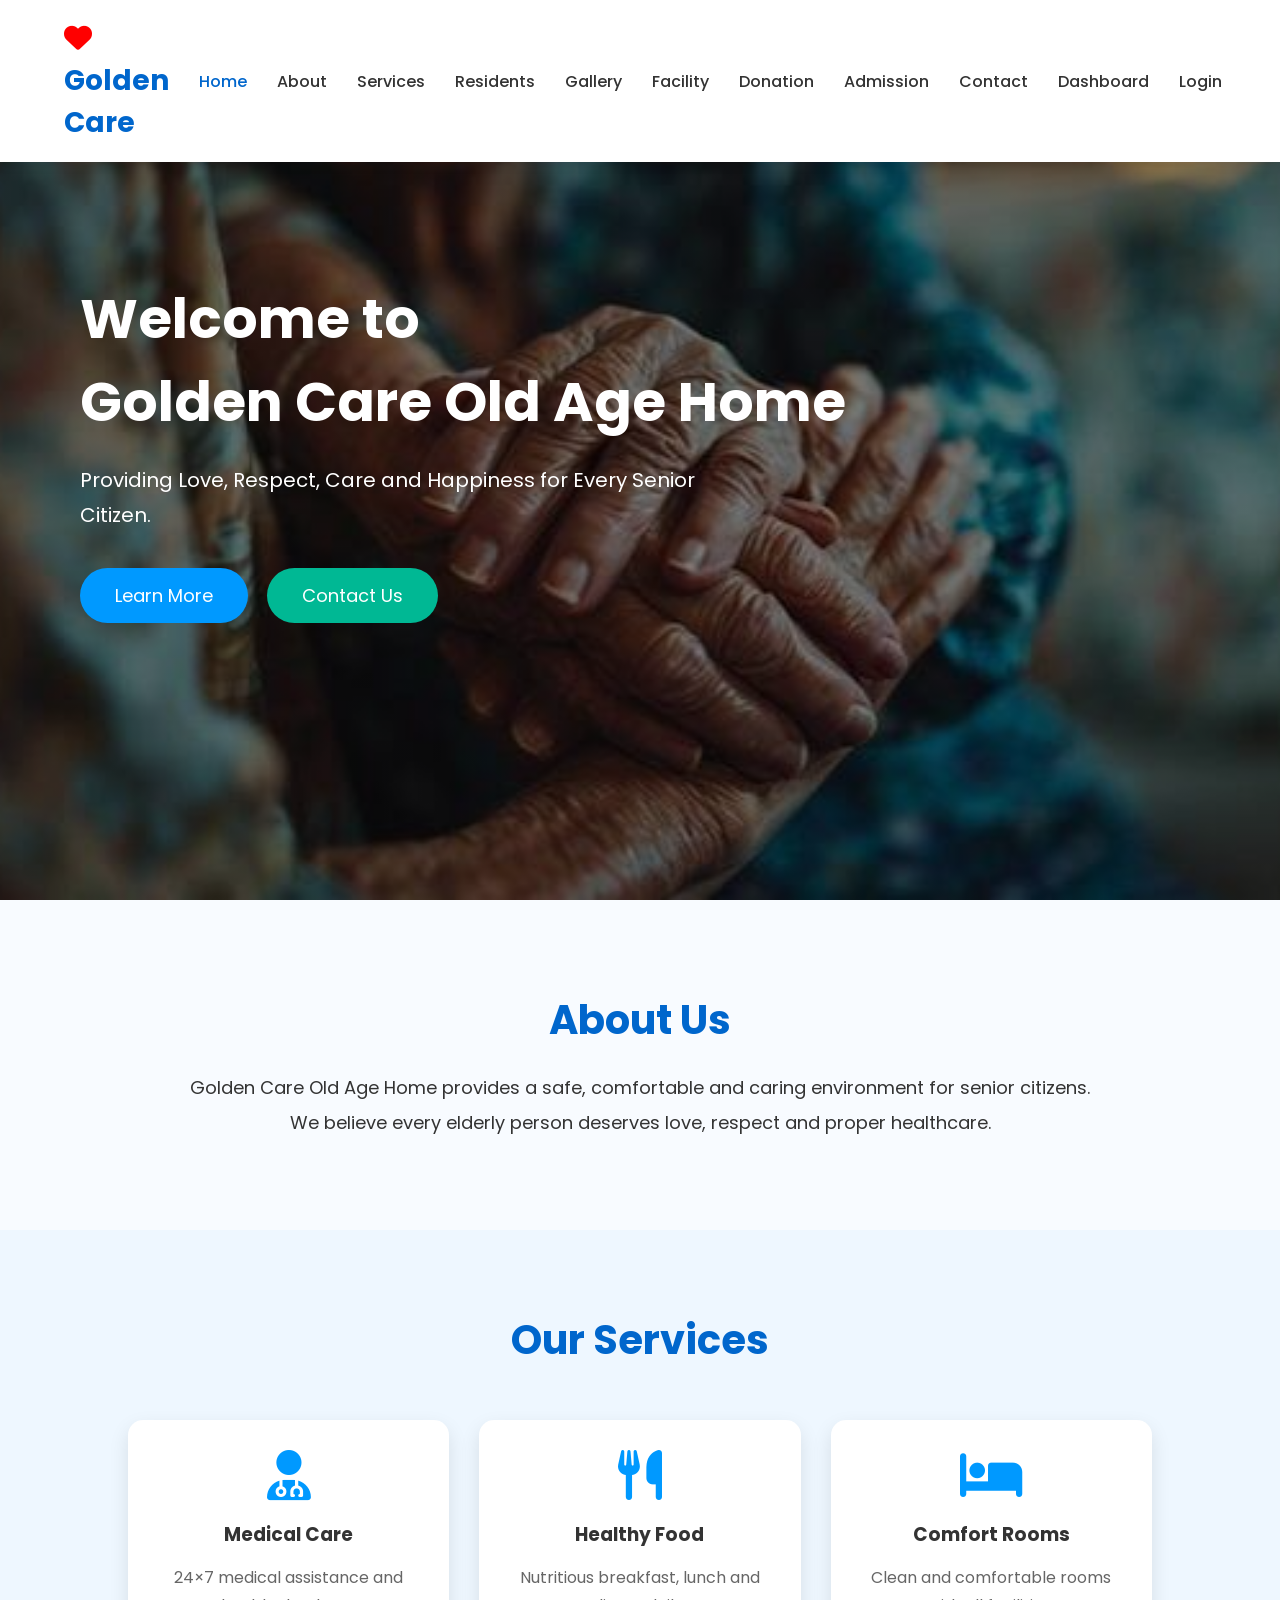
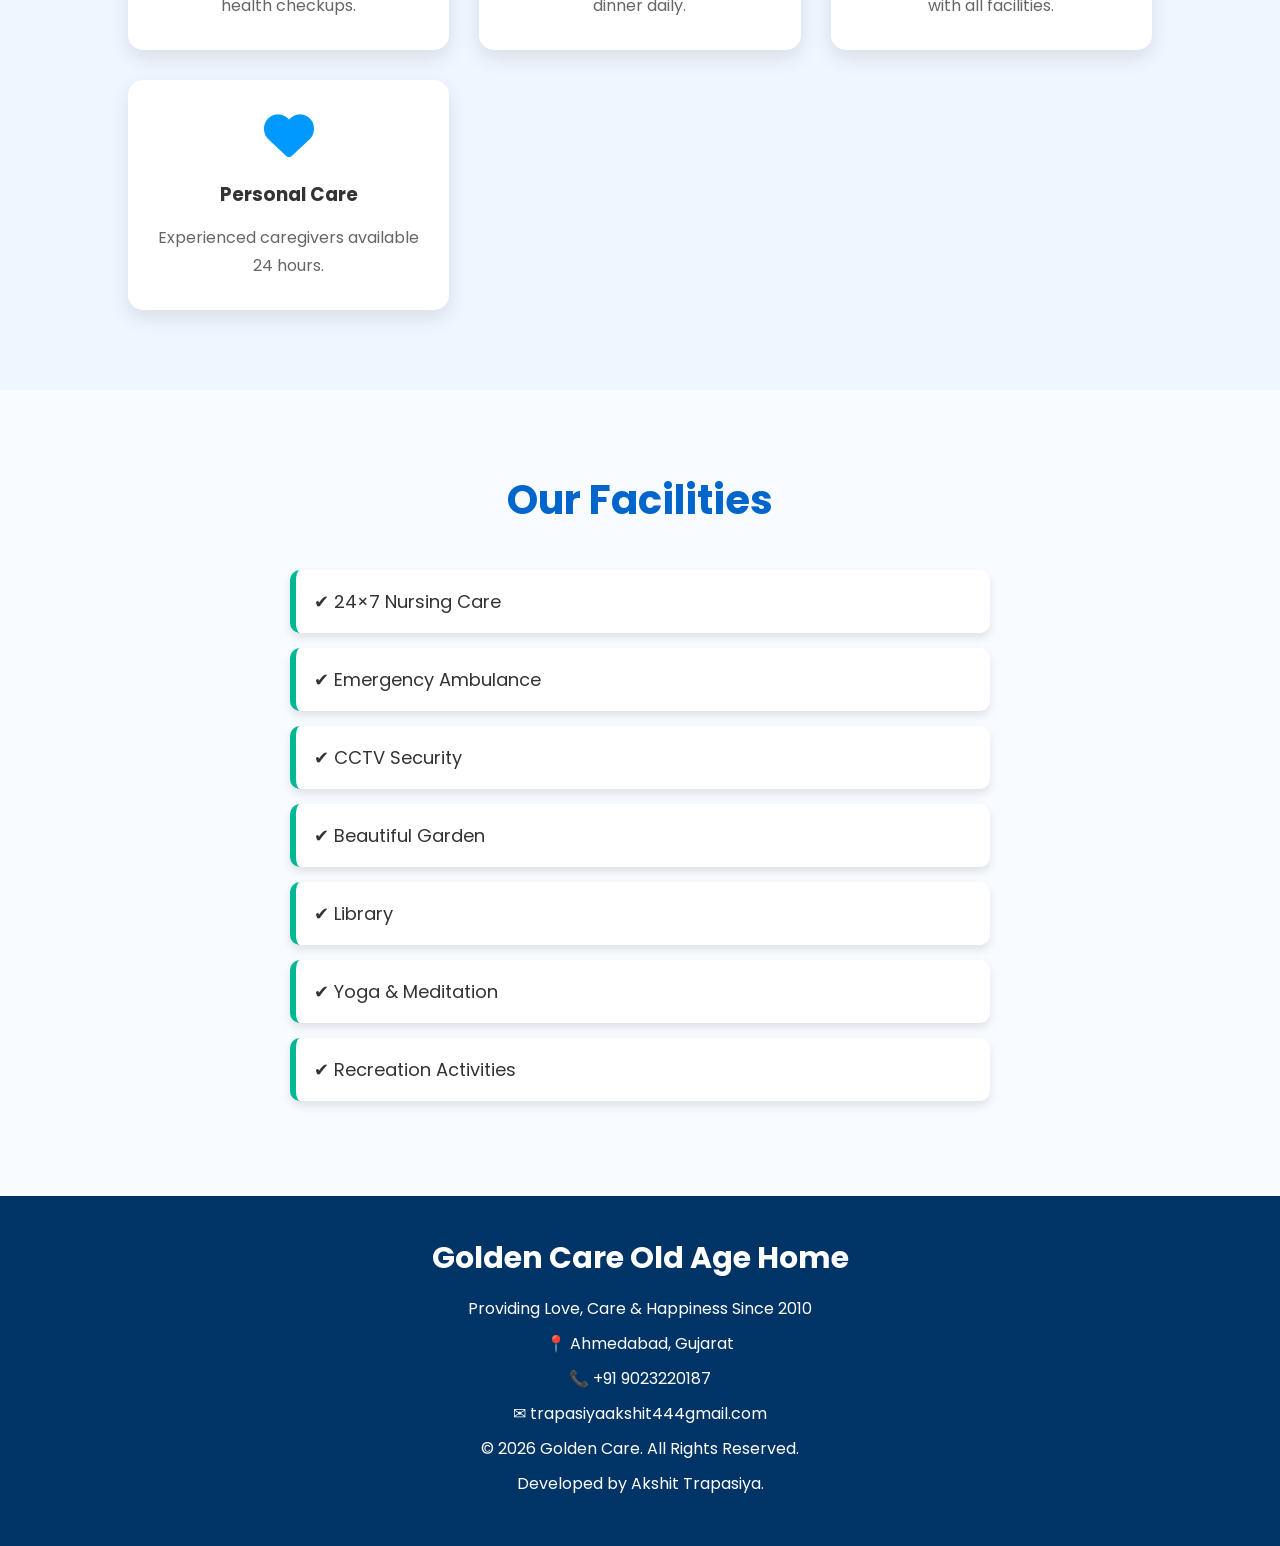
<file: index.html>
<!DOCTYPE html>
<html lang="en">
<head>
    <meta charset="UTF-8">
    <meta name="viewport" content="width=device-width, initial-scale=1.0">
    <title>Old Age Home Management System</title>

    <link rel="stylesheet" href="style.css">

    <!-- Font Awesome -->
    <link rel="stylesheet"
    href="https://cdnjs.cloudflare.com/ajax/libs/font-awesome/6.5.2/css/all.min.css">
</head>
<body>

<!-- ================= NAVBAR ================= -->

<header>
    <nav class="navbar">
        <div class="logo">
            <i class="fa-solid fa-heart"></i>
            <span>Golden Care</span>
        </div>

        <ul class="nav-links">
            <li><a href="index.html"class="active">Home</a></li>
            <li><a href="about.html">About</a></li>
            <li><a href="services.html">Services</a></li>
            <li><a href="residents.html">Residents</a></li>
            <li><a href="gallery.html">Gallery</a></li>
            <li><a href="facility.html">Facility</a></li> 
            <li><a href="donation.html">Donation</a></li>
            <li><a href="admission.html">Admission</a></li>
            <li><a href="contact.html">Contact</a></li>
            <li><a href="dashboard.html">Dashboard</a></li>
            <li><a href="login.html">Login</a></li>
        </ul>
    </nav>
</header>

<!-- ================= HERO ================= -->

<section class="hero">

    <div class="hero-content">

        <h1>
            Welcome to <br>
            Golden Care Old Age Home
        </h1>

        <p>
            Providing Love, Respect, Care and Happiness
            for Every Senior Citizen.
        </p>

        <a href="about.html" class="btn">
            Learn More
        </a>

        <a href="contact.html" class="btn2">
            Contact Us
        </a>

    </div>

</section>

<!-- ================= ABOUT ================= -->

<section class="about">

<h2>About Us</h2>

<p>

Golden Care Old Age Home provides a safe,
comfortable and caring environment for senior
citizens.

We believe every elderly person deserves love,
respect and proper healthcare.

</p>

</section>

<!-- ================= SERVICES ================= -->

<section class="services">

<h2>Our Services</h2>

<div class="service-box">

<div class="card">
<i class="fa-solid fa-user-doctor"></i>
<h3>Medical Care</h3>
<p>24×7 medical assistance and health checkups.</p>
</div>

<div class="card">
<i class="fa-solid fa-utensils"></i>
<h3>Healthy Food</h3>
<p>Nutritious breakfast, lunch and dinner daily.</p>
</div>

<div class="card">
<i class="fa-solid fa-bed"></i>
<h3>Comfort Rooms</h3>
<p>Clean and comfortable rooms with all facilities.</p>
</div>

<div class="card">
<i class="fa-solid fa-heart"></i>
<h3>Personal Care</h3>
<p>Experienced caregivers available 24 hours.</p>
</div>

</div>

</section>

<!-- ================= FACILITIES ================= -->

<section class="facility">

<h2>Our Facilities</h2>

<ul>

<li>✔ 24×7 Nursing Care</li>
<li>✔ Emergency Ambulance</li>
<li>✔ CCTV Security</li>
<li>✔ Beautiful Garden</li>
<li>✔ Library</li>
<li>✔ Yoga & Meditation</li>
<li>✔ Recreation Activities</li>

</ul>

</section>

<!-- ================= FOOTER ================= -->

<footer>

<h3>Golden Care Old Age Home</h3>

<p>
Providing Love, Care & Happiness Since 2010
</p>

<p>

📍 Ahmedabad, Gujarat

</p>

<p>

📞 +91 9023220187

</p>

<p>

<p>✉ trapasiyaakshit444gmail.com</p>

</p>

<p>

© 2026 Golden Care. All Rights Reserved.

</p>

<P> Developed by Akshit Trapasiya.</P>    

</footer>

<button id="topBtn" class="top-btn">
    <i class="fa-solid fa-arrow-up"></i>
</button>

<script src="script.js"></script>

</body>
</html>
</file>
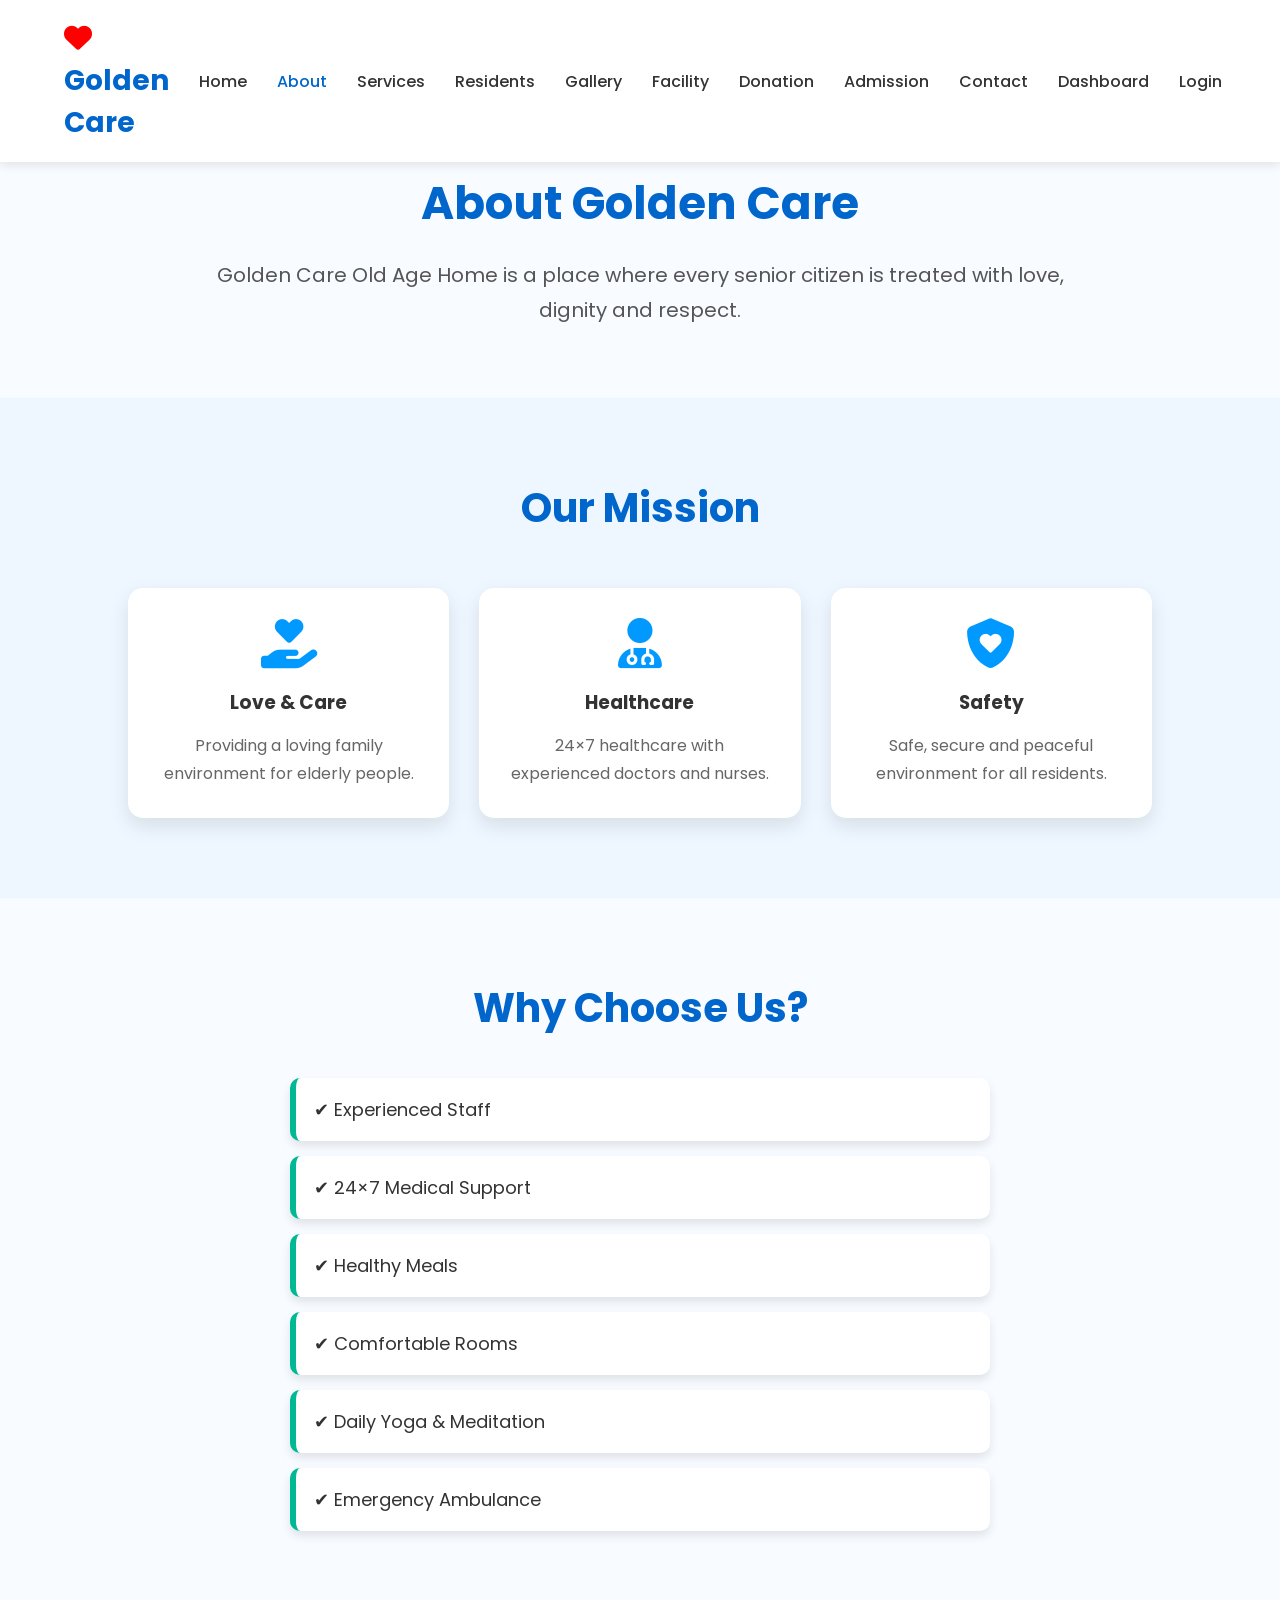
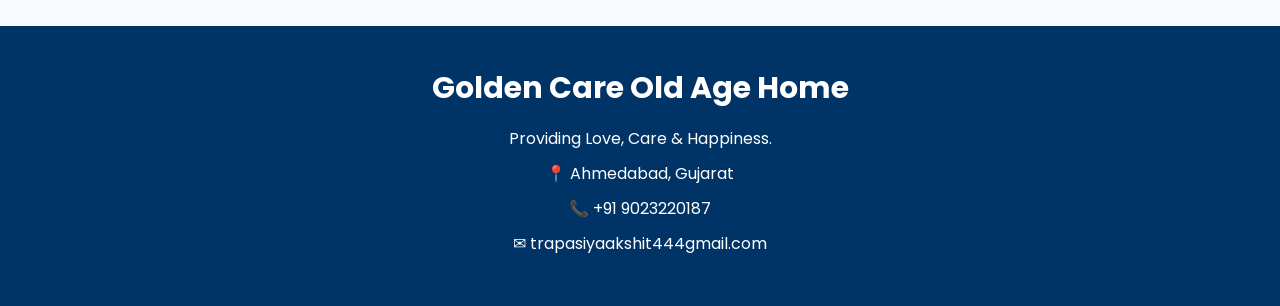
<file: about.html>
<!DOCTYPE html>
<html lang="en">
<head>
    <meta charset="UTF-8">
    <meta name="viewport" content="width=device-width, initial-scale=1.0">
    <title>About Us - Golden Care</title>

    <link rel="stylesheet" href="style.css">

    <link rel="stylesheet"
    href="https://cdnjs.cloudflare.com/ajax/libs/font-awesome/6.5.2/css/all.min.css">
</head>

<body>

<header>
    <nav class="navbar">
        <div class="logo">
            <i class="fa-solid fa-heart"></i>
            <span>Golden Care</span>
        </div>

        <ul class="nav-links">
            <li><a href="index.html">Home</a></li>
            <li><a href="about.html" class="active">About</a></li>
            <li><a href="services.html">Services</a></li>
            <li><a href="residents.html">Residents</a></li>
            <li><a href="gallery.html">Gallery</a></li>
            <li><a href="facility.html">Facility</a></li>
            <li><a href="donation.html">Donation</a></li>
            <li><a href="admission.html">Admission</a></li>
            <li><a href="contact.html">Contact</a></li>
            <li><a href="dashboard.html">Dashboard</a></li>
            <li><a href="login.html">Login</a></li>
        </ul>
    </nav>
</header>

<section class="about-page">

    <h1>About Golden Care</h1>

    <p>
        Golden Care Old Age Home is a place where every senior citizen
        is treated with love, dignity and respect.
    </p>

</section>

<section class="services">

<h2>Our Mission</h2>

<div class="service-box">

<div class="card">
<i class="fa-solid fa-hand-holding-heart"></i>

<h3>Love & Care</h3>

<p>
Providing a loving family environment for elderly people.
</p>

</div>

<div class="card">

<i class="fa-solid fa-user-doctor"></i>

<h3>Healthcare</h3>

<p>
24×7 healthcare with experienced doctors and nurses.
</p>

</div>

<div class="card">

<i class="fa-solid fa-shield-heart"></i>

<h3>Safety</h3>

<p>
Safe, secure and peaceful environment for all residents.
</p>

</div>

</div>

</section>

<section class="facility">

<h2>Why Choose Us?</h2>

<ul>

<li>✔ Experienced Staff</li>

<li>✔ 24×7 Medical Support</li>

<li>✔ Healthy Meals</li>

<li>✔ Comfortable Rooms</li>

<li>✔ Daily Yoga & Meditation</li>

<li>✔ Emergency Ambulance</li>

</ul>

</section>

<footer>

<h3>Golden Care Old Age Home</h3>

<p>Providing Love, Care & Happiness.</p>

<p>📍 Ahmedabad, Gujarat</p>

<p>📞 +91 9023220187</p>

<p>✉ trapasiyaakshit444gmail.com</p>

</footer>

<button id="topBtn" class="top-btn">
    <i class="fa-solid fa-arrow-up"></i>
</button>

<script src="script.js"></script>

</body>
</html>
</file>
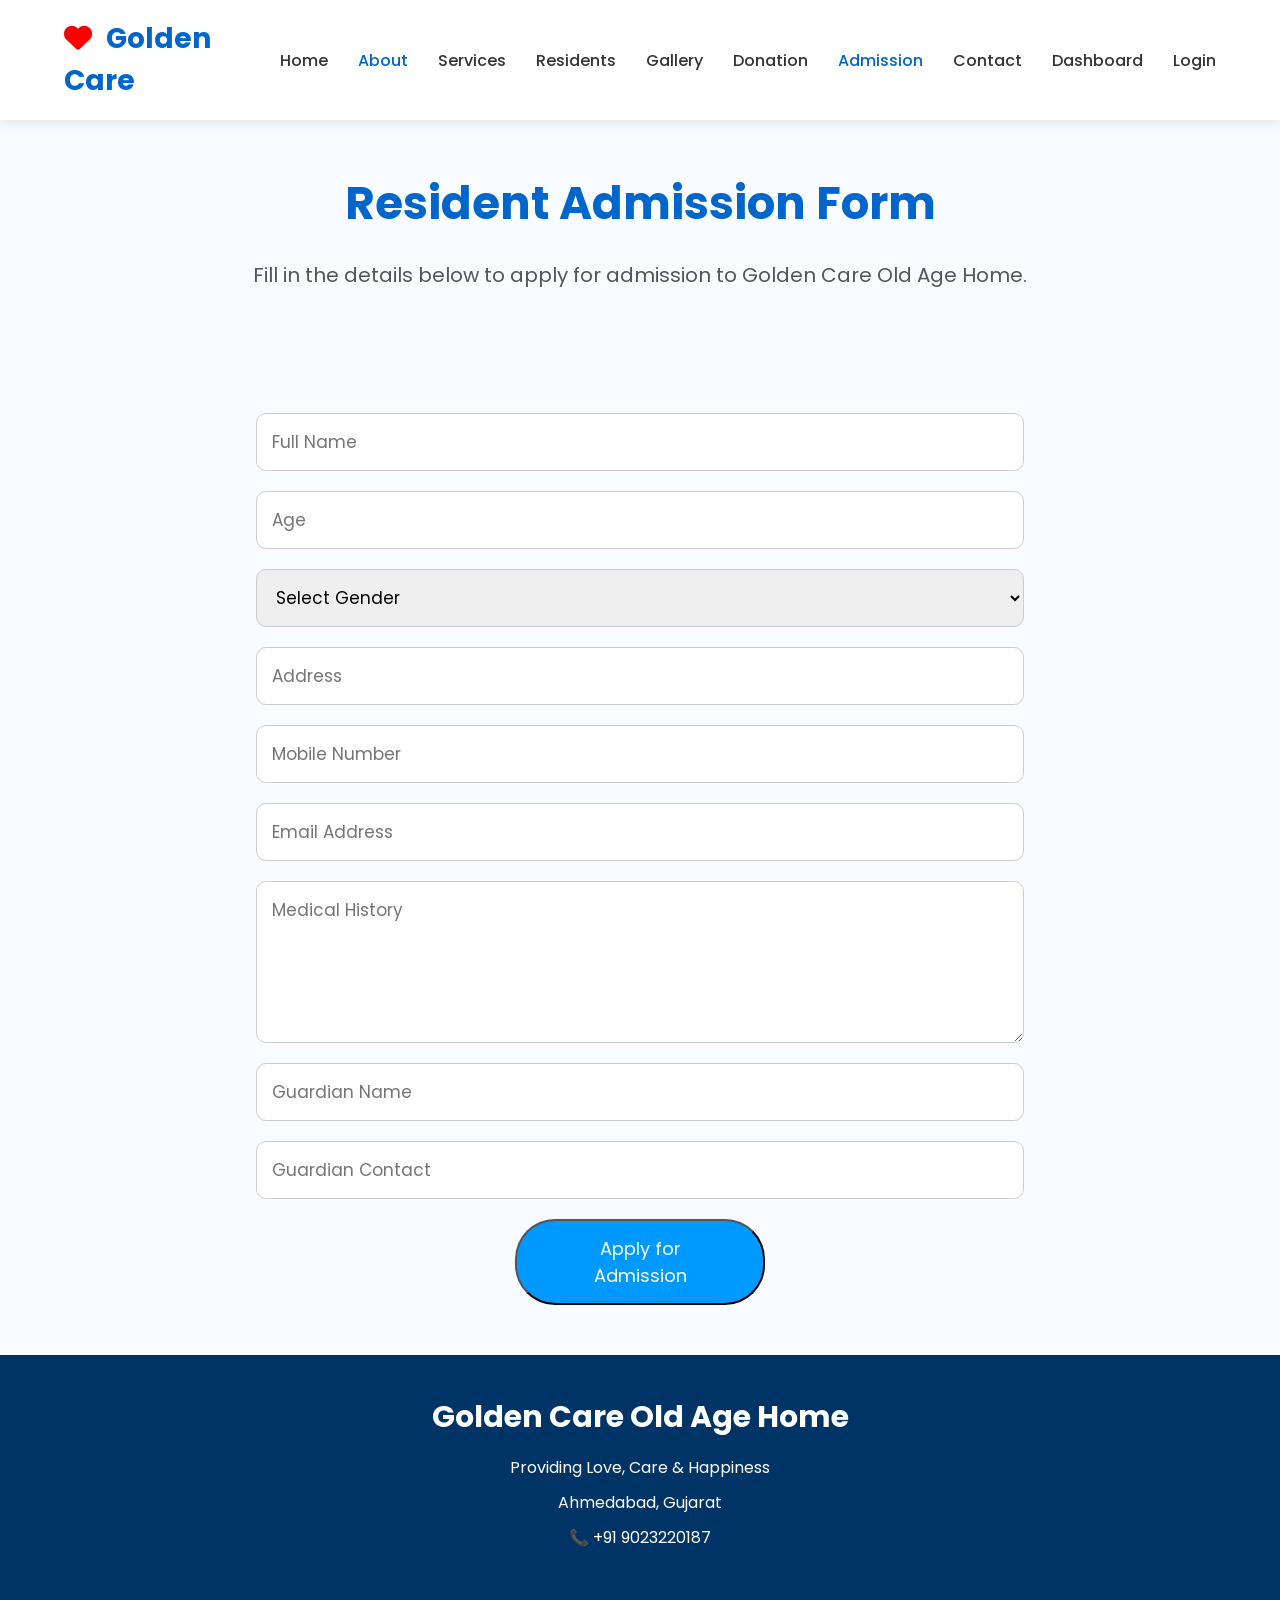
<file: admission.html>
<!DOCTYPE html>
<html lang="en">

<head>

<meta charset="UTF-8">
<meta name="viewport" content="width=device-width, initial-scale=1.0">

<title>Admission - Golden Care</title>

<link rel="stylesheet" href="style.css">

<link rel="stylesheet"
href="https://cdnjs.cloudflare.com/ajax/libs/font-awesome/6.5.2/css/all.min.css">

</head>

<body>

<header>

<nav class="navbar">

<div class="logo">
<i class="fa-solid fa-heart"></i>
<span>Golden Care</span>
</div>

<ul class="nav-links">

            <li><a href="index.html">Home</a></li>
            <li><a href="about.html" class="active">About</a></li>
            <li><a href="services.html">Services</a></li>
            <li><a href="residents.html">Residents</a></li>
            <li><a href="gallery.html">Gallery</a></li>
            
            <li><a href="donation.html">Donation</a></li>
            <li><a href="admission.html"class="active">Admission</a></li>
            <li><a href="contact.html">Contact</a></li>
            <li><a href="dashboard.html">Dashboard</a></li>
            <li><a href="login.html">Login</a></li>

</ul>

</nav>

</header>

<section class="about-page">

<h1>Resident Admission Form</h1>

<p>
Fill in the details below to apply for admission to Golden Care Old Age Home.
</p>

</section>

<section class="admission-form">

<form id="admissionForm">

<input type="text" id="name" placeholder="Full Name" required>

<input type="number" id="age" placeholder="Age" required>

<select required>
<option>Select Gender</option>
<option>Male</option>
<option>Female</option>
</select>

<input type="text" placeholder="Address" required>

<input type="text" id="mobile" placeholder="Mobile Number" required>

<input type="email" id="email" placeholder="Email Address">

<textarea rows="5" placeholder="Medical History"></textarea>

<input type="text" placeholder="Guardian Name">

<input type="text" placeholder="Guardian Contact">

<button class="btn" type="submit">
Apply for Admission
</button>

</form>

</section>

<footer>

<h3>Golden Care Old Age Home</h3>

<p>Providing Love, Care & Happiness</p>

<p>Ahmedabad, Gujarat</p>

<p>📞 +91 9023220187</p>

</footer>

<!-- YEH ADD KARO -->
<button id="topBtn" class="top-btn">
    <i class="fa-solid fa-arrow-up"></i>
</button>

<script src="script.js"></script>

</body>
</html>
</file>
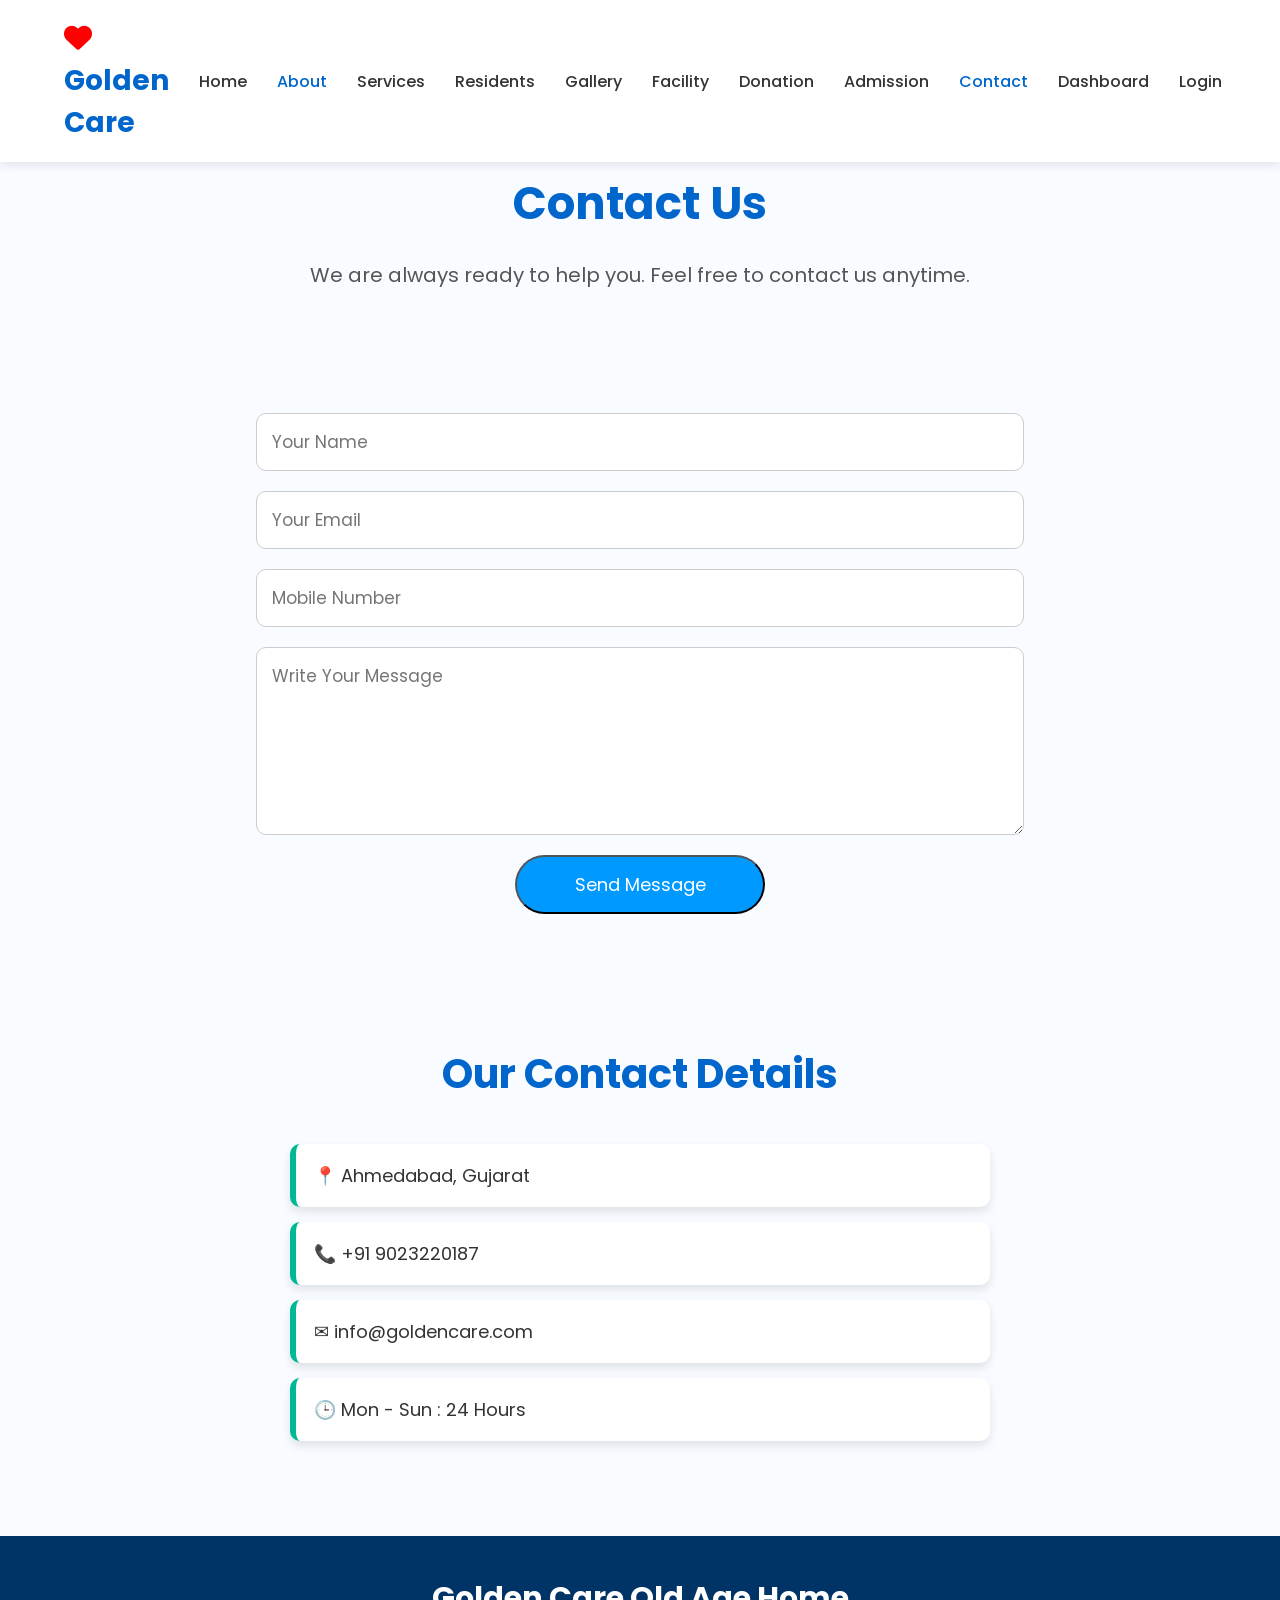
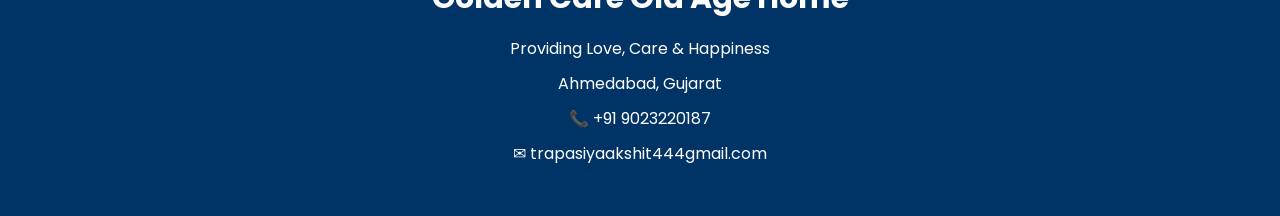
<file: contact.html>
<!DOCTYPE html>
<html lang="en">

<head>

<meta charset="UTF-8">
<meta name="viewport" content="width=device-width, initial-scale=1.0">

<title>Contact Us - Golden Care</title>

<link rel="stylesheet" href="style.css">

<link rel="stylesheet"
href="https://cdnjs.cloudflare.com/ajax/libs/font-awesome/6.5.2/css/all.min.css">

</head>

<body>

<header>

<nav class="navbar">

<div class="logo">
<i class="fa-solid fa-heart"></i>
<span>Golden Care</span>
</div>

<ul class="nav-links">

  <li><a href="index.html">Home</a></li>
            <li><a href="about.html" class="active">About</a></li>
            <li><a href="services.html">Services</a></li>
            <li><a href="residents.html">Residents</a></li>
            <li><a href="gallery.html">Gallery</a></li>
            <li><a href="facility.html">Facility</a></li>
            <li><a href="donation.html">Donation</a></li>
            <li><a href="admission.html">Admission</a></li>
            <li><a href="contact.html"class="active">Contact</a></li>
            <li><a href="dashboard.html">Dashboard</a></li>
            <li><a href="login.html">Login</a></li>
</ul>

</nav>

</header>

<section class="about-page">

<h1>Contact Us</h1>

<p>
We are always ready to help you. Feel free to contact us anytime.
</p>

</section>

<section class="admission-form">

<form id="contactForm">

<input type="text" id="contactName" placeholder="Your Name" required>

<input type="email" id="contactEmail" placeholder="Your Email" required>

<input type="text" id="contactMobile" placeholder="Mobile Number" required>

<textarea id="contactMessage" rows="6" placeholder="Write Your Message"></textarea>

<button class="btn" type="submit">
Send Message
</button>

</form>

</section>

<section class="facility">

<h2>Our Contact Details</h2>

<ul>

<li>📍 Ahmedabad, Gujarat</li>

<li>📞 +91 9023220187</li>

<li>✉ info@goldencare.com</li>

<li>🕒 Mon - Sun : 24 Hours</li>

</ul>

</section>

<footer>

<h3>Golden Care Old Age Home</h3>

<p>Providing Love, Care & Happiness</p>

<p>Ahmedabad, Gujarat</p>

<p>📞 +91 9023220187</p>

<p>✉ trapasiyaakshit444gmail.com</p>



</footer>

<!-- YEH ADD KARO -->
<button id="topBtn" class="top-btn">
    <i class="fa-solid fa-arrow-up"></i>
</button>

<script src="script.js"></script>

</body>
</html>
</file>
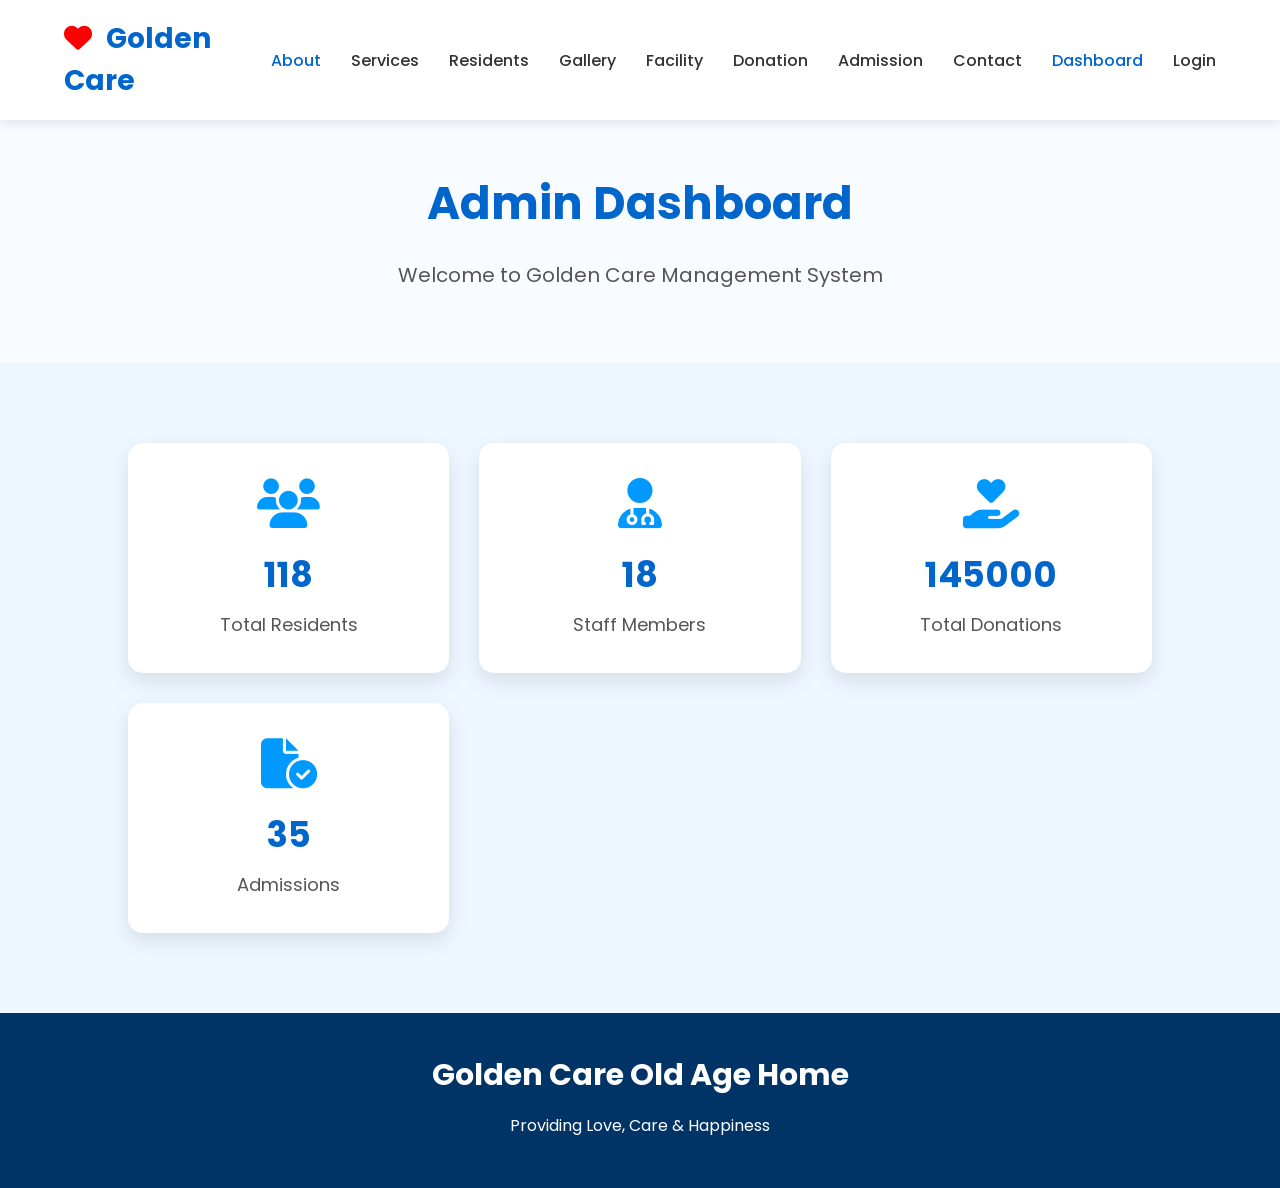
<file: dashboard.html>
<!DOCTYPE html>
<html lang="en">
<head>
<meta charset="UTF-8">
<meta name="viewport" content="width=device-width, initial-scale=1.0">

<title>Admin Dashboard - Golden Care</title>

<link rel="stylesheet" href="style.css">

<link rel="stylesheet"
href="https://cdnjs.cloudflare.com/ajax/libs/font-awesome/6.5.2/css/all.min.css">

</head>

<body>

<header>

<nav class="navbar">

<div class="logo">
<i class="fa-solid fa-heart"></i>
Golden Care
</div>

<ul class="nav-links">

  <li><a href="about.html" class="active">About</a></li>
            <li><a href="services.html">Services</a></li>
            <li><a href="residents.html">Residents</a></li>
            <li><a href="gallery.html">Gallery</a></li>
            <li><a href="facility.html">Facility</a></li>
            <li><a href="donation.html">Donation</a></li>
            <li><a href="admission.html">Admission</a></li>
            <li><a href="contact.html">Contact</a></li>
            <li><a href="dashboard.html"class="active">Dashboard</a></li>
            <li><a href="login.html">Login</a></li>

</ul>

</nav>

</header>

<section class="about-page">

<h1>Admin Dashboard</h1>

<p>Welcome to Golden Care Management System</p>

</section>

<section class="dashboard">

<div class="dashboard-box">

<div class="dashboard-card">
<i class="fa-solid fa-users"></i>
<h2 class="counter" data-target="120">0</h2>
<p>Total Residents</p>
</div>

<div class="dashboard-card">
<i class="fa-solid fa-user-doctor"></i>
<h2 class="counter" data-target="18">0</h2>
<p>Staff Members</p>
</div>

<div class="dashboard-card">
<i class="fa-solid fa-hand-holding-heart"></i>
<h2 class="counter" data-target="250000">0</h2>
<p>Total Donations</p>
</div>

<div class="dashboard-card">
<i class="fa-solid fa-file-circle-check"></i>
<h2 class="counter" data-target="35">0</h2>
<p>Admissions</p>
</div>

</div>

</section>

<footer>

<h3>Golden Care Old Age Home</h3>

<p>Providing Love, Care & Happiness</p>

</footer>

<button id="topBtn" class="top-btn">
<i class="fa-solid fa-arrow-up"></i>
</button>

<script src="script.js"></script>

</body>
</html>
</file>
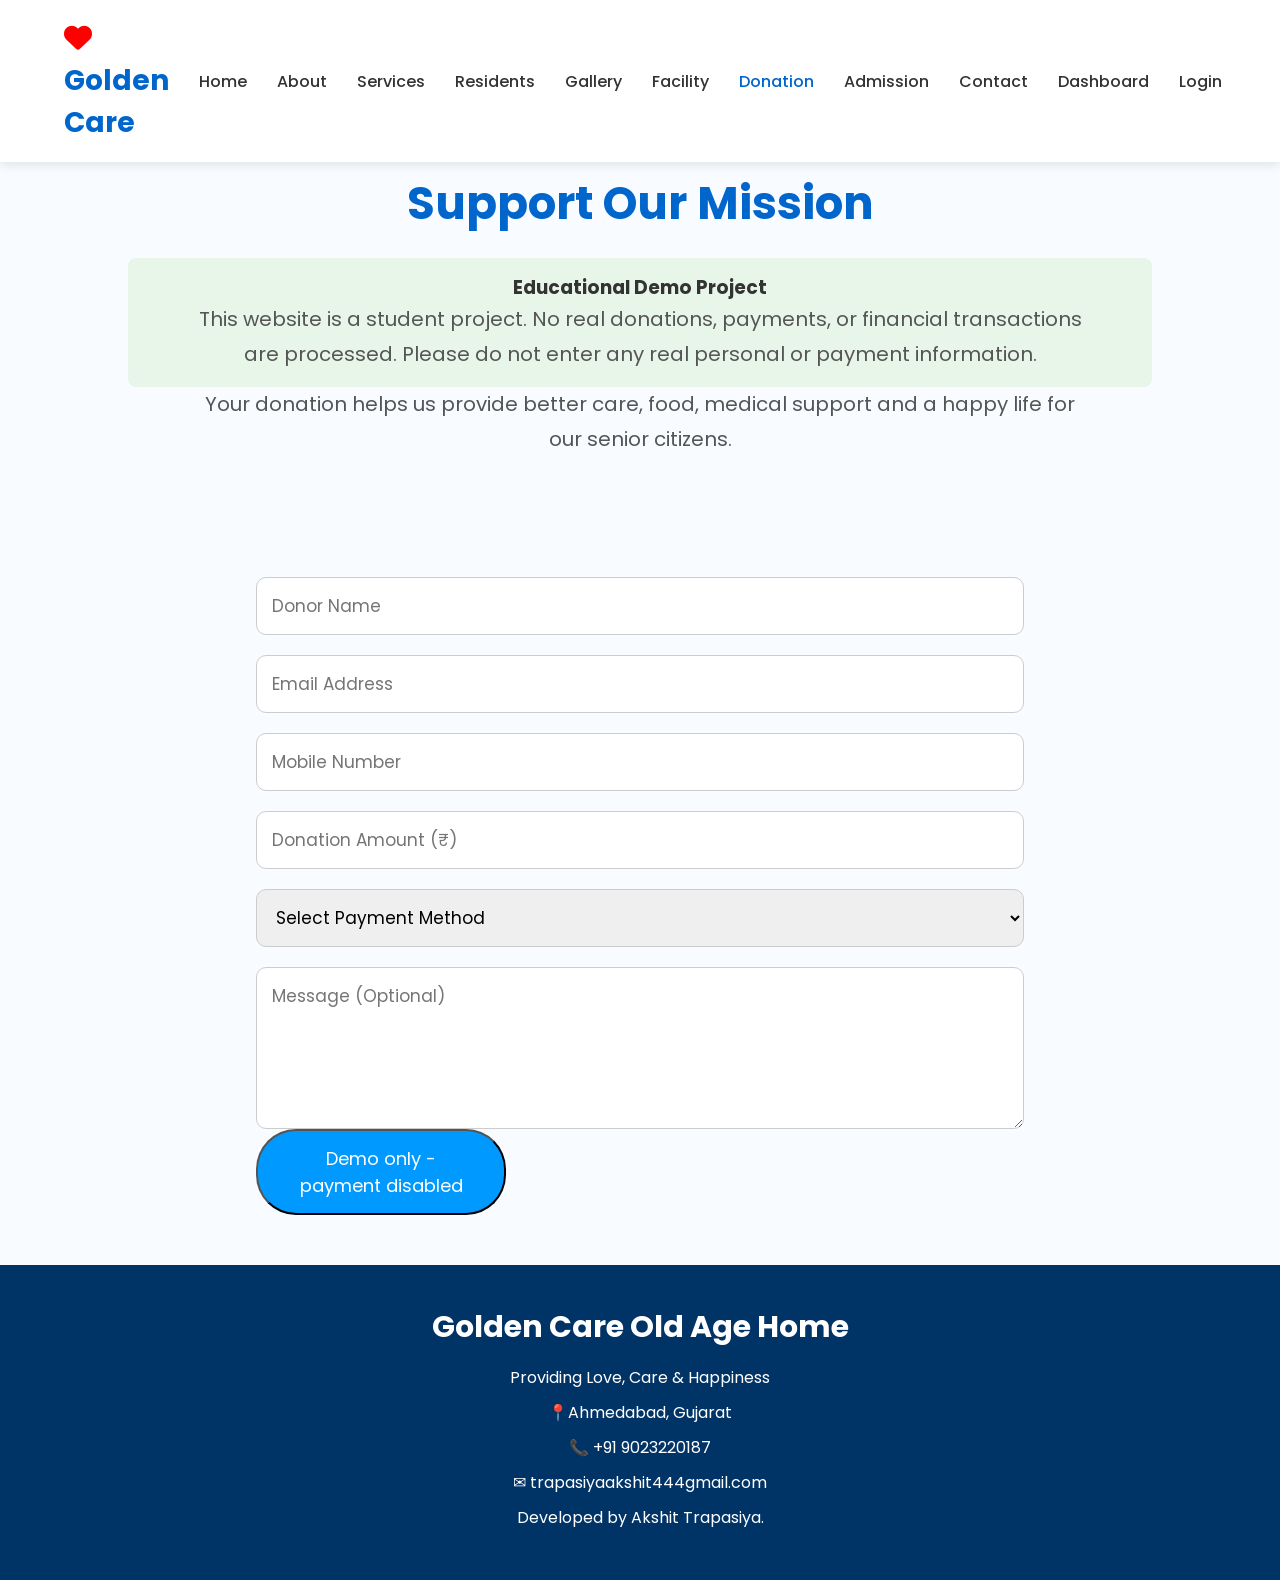
<file: donation.html>
<!DOCTYPE html>
<html lang="en">
<head>
    <meta charset="UTF-8">
    <meta name="viewport" content="width=device-width, initial-scale=1.0">
    <title>Donation - Golden Care</title>

<link rel="stylesheet" href="style.css">

<link rel="stylesheet"
href="https://cdnjs.cloudflare.com/ajax/libs/font-awesome/6.5.2/css/all.min.css">
</head>
<body>
    <header>

<nav class="navbar">

<div class="logo">
<i class="fa-solid fa-heart"></i>
<span>Golden Care</span>
</div>

<ul class="nav-links">

            <li><a href="index.html">Home</a></li>
            <li><a href="about.html" >About</a></li>
            <li><a href="services.html">Services</a></li>
            <li><a href="residents.html">Residents</a></li>
            <li><a href="gallery.html">Gallery</a></li>
            <li><a href="facility.html">Facility</a></li>
            <li><a href="donation.html"class="active">Donation</a></li>
            <li><a href="admission.html">Admission</a></li>
            <li><a href="contact.html">Contact</a></li>
            <li><a href="dashboard.html">Dashboard</a></li>
            <li><a href="login.html">Login</a></li>
</ul>

</nav>

</header>

    <section class="about-page">

        

<h1>Support Our Mission</h1>
        <div style="background:#e8f5e9;padding:15px;border-radius:8px;">
<h3>Educational Demo Project</h3>
<p>
This website is a student project. No real donations, payments,
or financial transactions are processed. Please do not enter any
real personal or payment information.
</p>
</div>

<p>
Your donation helps us provide better care, food, medical support and a happy life for our senior citizens.
</p>

</section>

<section class="admission-form">

<form id="donationForm">

<input type="text" id="donorName" placeholder="Donor Name" required>

<input type="email" id="donorEmail" placeholder="Email Address" required>

<input type="text" id="donorMobile" placeholder="Mobile Number" required>

<input type="number" id="donationAmount" placeholder="Donation Amount (₹)" required>

<select id="paymentMethod" required>
<option value="">Select Payment Method</option>
<option>UPI</option>
<option>Credit Card</option>
<option>Debit Card</option>
<option>Net Banking</option>
</select>

<textarea rows="5" id="donorMessage" placeholder="Message (Optional)"></textarea>
    
</form>


    <button class="btn">
    Demo only - payment disabled
</button>



</section>
<footer>

<h3>Golden Care Old Age Home</h3>

<p>Providing Love, Care & Happiness</p>

<p> 📍Ahmedabad, Gujarat</p>

<p>📞 +91 9023220187</p>

<p>✉ trapasiyaakshit444gmail.com</p>

    <P> Developed by Akshit Trapasiya.</P>    


</footer>

<!-- YEH ADD KARO -->
<button id="topBtn" class="top-btn">
    <i class="fa-solid fa-arrow-up"></i>
</button>

<script src="script.js"></script>

</body>
</html>
</file>
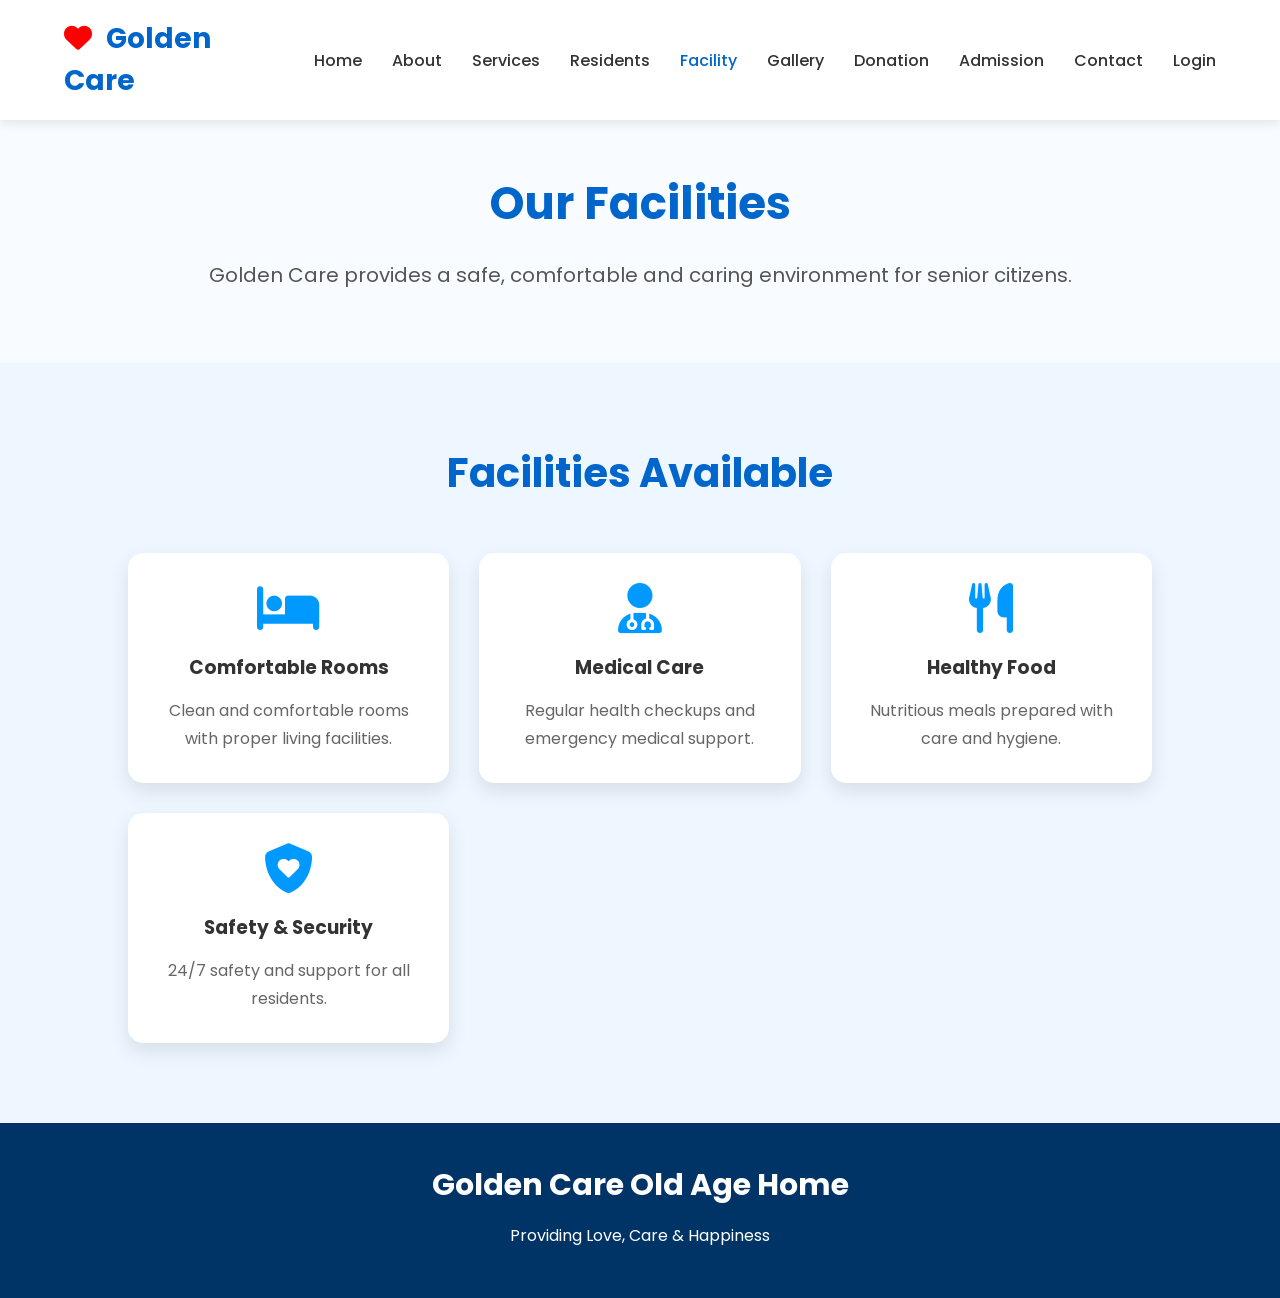
<file: facility.html>
<!DOCTYPE html>
<html lang="en">

<head>

<meta charset="UTF-8">
<meta name="viewport" content="width=device-width, initial-scale=1.0">

<title>Facilities - Golden Care</title>

<link rel="stylesheet" href="style.css">

<link rel="stylesheet"
href="https://cdnjs.cloudflare.com/ajax/libs/font-awesome/6.5.2/css/all.min.css">

</head>

<body>

<header>

<nav class="navbar">

<div class="logo">
<i class="fa-solid fa-heart"></i>
Golden Care
</div>

<ul class="nav-links">

<li><a href="index.html">Home</a></li>
<li><a href="about.html">About</a></li>
<li><a href="services.html">Services</a></li>
<li><a href="residents.html">Residents</a></li>
<li><a href="facility.html" class="active">Facility</a></li>
<li><a href="gallery.html">Gallery</a></li>
<li><a href="donation.html">Donation</a></li>
<li><a href="admission.html">Admission</a></li>
<li><a href="contact.html">Contact</a></li>
<li><a href="login.html">Login</a></li>

</ul>

</nav>

</header>


<section class="about-page">

<h1>Our Facilities</h1>

<p>
Golden Care provides a safe, comfortable and caring environment for senior citizens.
</p>

</section>


<section class="services">

<h2>Facilities Available</h2>

<div class="service-box">


<div class="card">

<i class="fa-solid fa-bed"></i>

<h3>Comfortable Rooms</h3>

<p>
Clean and comfortable rooms with proper living facilities.
</p>

</div>


<div class="card">

<i class="fa-solid fa-user-doctor"></i>

<h3>Medical Care</h3>

<p>
Regular health checkups and emergency medical support.
</p>

</div>


<div class="card">

<i class="fa-solid fa-utensils"></i>

<h3>Healthy Food</h3>

<p>
Nutritious meals prepared with care and hygiene.
</p>

</div>


<div class="card">

<i class="fa-solid fa-shield-heart"></i>

<h3>Safety & Security</h3>

<p>
24/7 safety and support for all residents.
</p>

</div>


</div>

</section>


<footer>

<h3>Golden Care Old Age Home</h3>

<p>Providing Love, Care & Happiness</p>

</footer>


<button id="topBtn" class="top-btn">
<i class="fa-solid fa-arrow-up"></i>
</button>


<script src="script.js"></script>

</body>

</html>
</file>
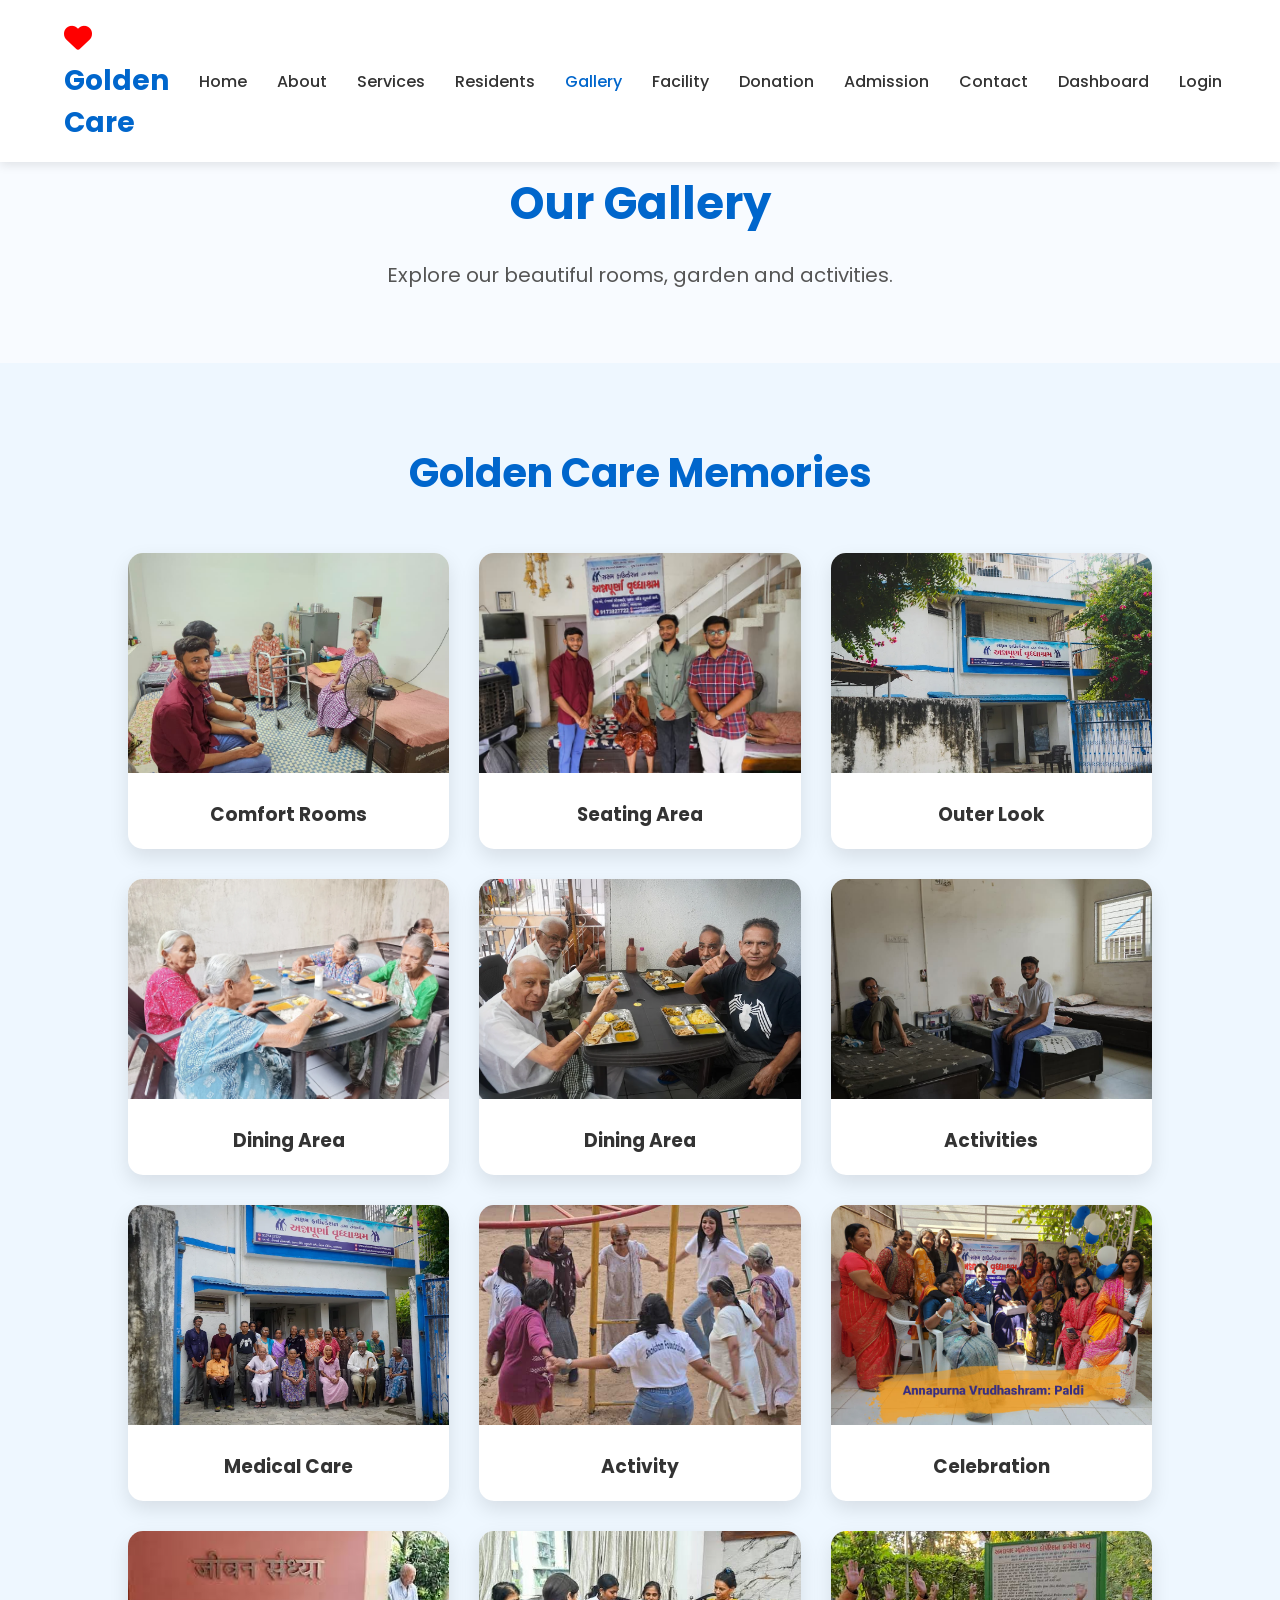
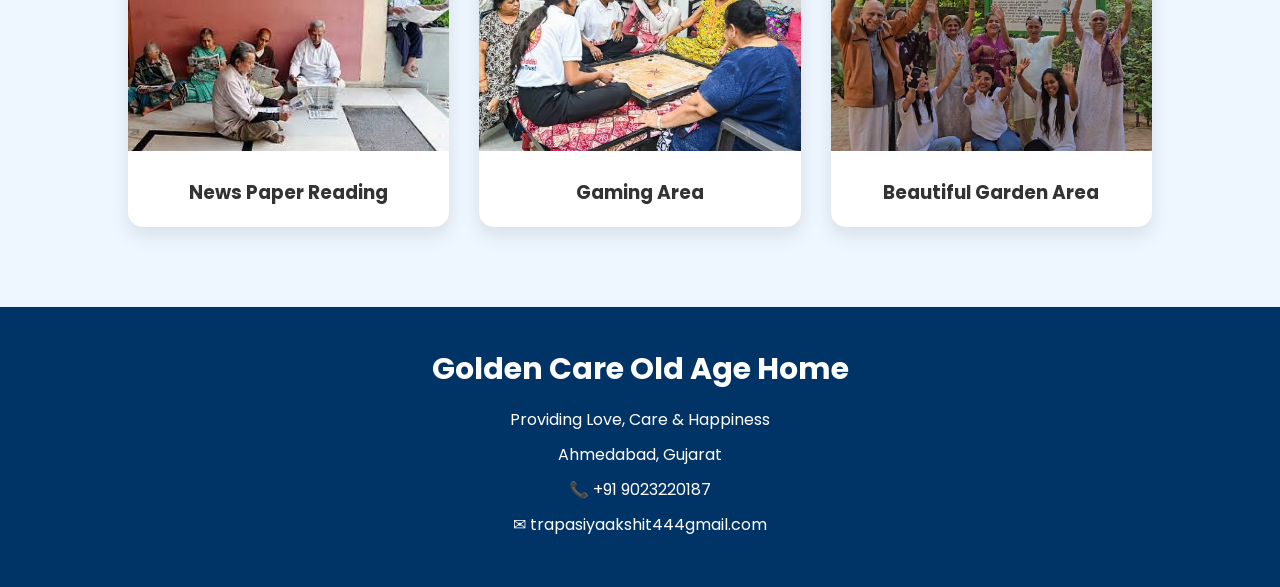
<file: gallery.html>
<!DOCTYPE html>
<html lang="en">

<head>

<meta charset="UTF-8">
<meta name="viewport" content="width=device-width, initial-scale=1.0">

<title>Gallery - Golden Care</title>

<link rel="stylesheet" href="style.css">

<link rel="stylesheet"
href="https://cdnjs.cloudflare.com/ajax/libs/font-awesome/6.5.2/css/all.min.css">

</head>

<body>

<header>

<nav class="navbar">

<div class="logo">
<i class="fa-solid fa-heart"></i>
Golden Care
</div>

<ul class="nav-links">

            <li><a href="index.html">Home</a></li>
            <li><a href="about.html">About</a></li>
            <li><a href="services.html">Services</a></li>
            <li><a href="residents.html">Residents</a></li>
            <li><a href="gallery.html"class="active">Gallery</a></li>
            <li><a href="facility.html">Facility</a></li>
            <li><a href="donation.html">Donation</a></li>
            <li><a href="admission.html">Admission</a></li>
            <li><a href="contact.html">Contact</a></li>
            <li><a href="dashboard.html">Dashboard</a></li>
            <li><a href="login.html">Login</a></li>
</ul>

</nav>

</header>


<section class="about-page">

<h1>Our Gallery</h1>

<p>
Explore our beautiful rooms, garden and activities.
</p>

</section>


<section class="gallery">

<h2>Golden Care Memories</h2>

<div class="gallery-box">


<div class="gallery-card">
<img src=photo1.jpg alt="Room">
<h3>Comfort Rooms</h3>
</div>

<div class="gallery-card">
<img src=photo2.jpg alt="outerarea">
<h3>Seating Area </h3>
</div>


<div class="gallery-card">
<img src=photo4.jpg alt="outerarea">
<h3>Outer Look </h3>
</div>

<div class="gallery-card">
<img src="photo5.jpg" alt="diningarea">
<h3>Dining Area</h3>
</div>

<div class="gallery-card">
<img src="photo7.jpg" alt="diningarea">
<h3>Dining Area</h3>
</div>


<div class="gallery-card">
<img src="photo3.jpg" alt="Activity">
<h3>Activities</h3>
</div>


<div class="gallery-card">
<img src="photo6.jpg" alt="Medical">
<h3>Medical Care</h3>
</div>

<div class="gallery-card">
<img src="photo11.jpg" alt="Activity">
<h3>Activity</h3>
</div>

<div class="gallery-card">
<img src="photo10.jpg" alt="celibration">
<h3>Celebration</h3>
</div>

<div class="gallery-card">
<img src="photo12.jpg" alt="celibration">
<h3> News Paper Reading </h3>
</div>

<div class="gallery-card">
<img src="photo13.jpg" alt="celibration">
<h3>Gaming Area</h3>
</div>

<div class="gallery-card">
<img src="photo14.jpg" alt="celibration">
<h3>Beautiful Garden Area</Area></h3>
</div>







</div>

</section>


<footer>

<h3>Golden Care Old Age Home</h3>

<p>Providing Love, Care & Happiness</p>

<p>Ahmedabad, Gujarat</p>

<p>📞 +91 9023220187</p>

<p>✉ trapasiyaakshit444gmail.com</p>

</footer>

<!-- YEH ADD KARO -->
<button id="topBtn" class="top-btn">
    <i class="fa-solid fa-arrow-up"></i>
</button>

<script src="script.js"></script>

</body>
</html>
</file>
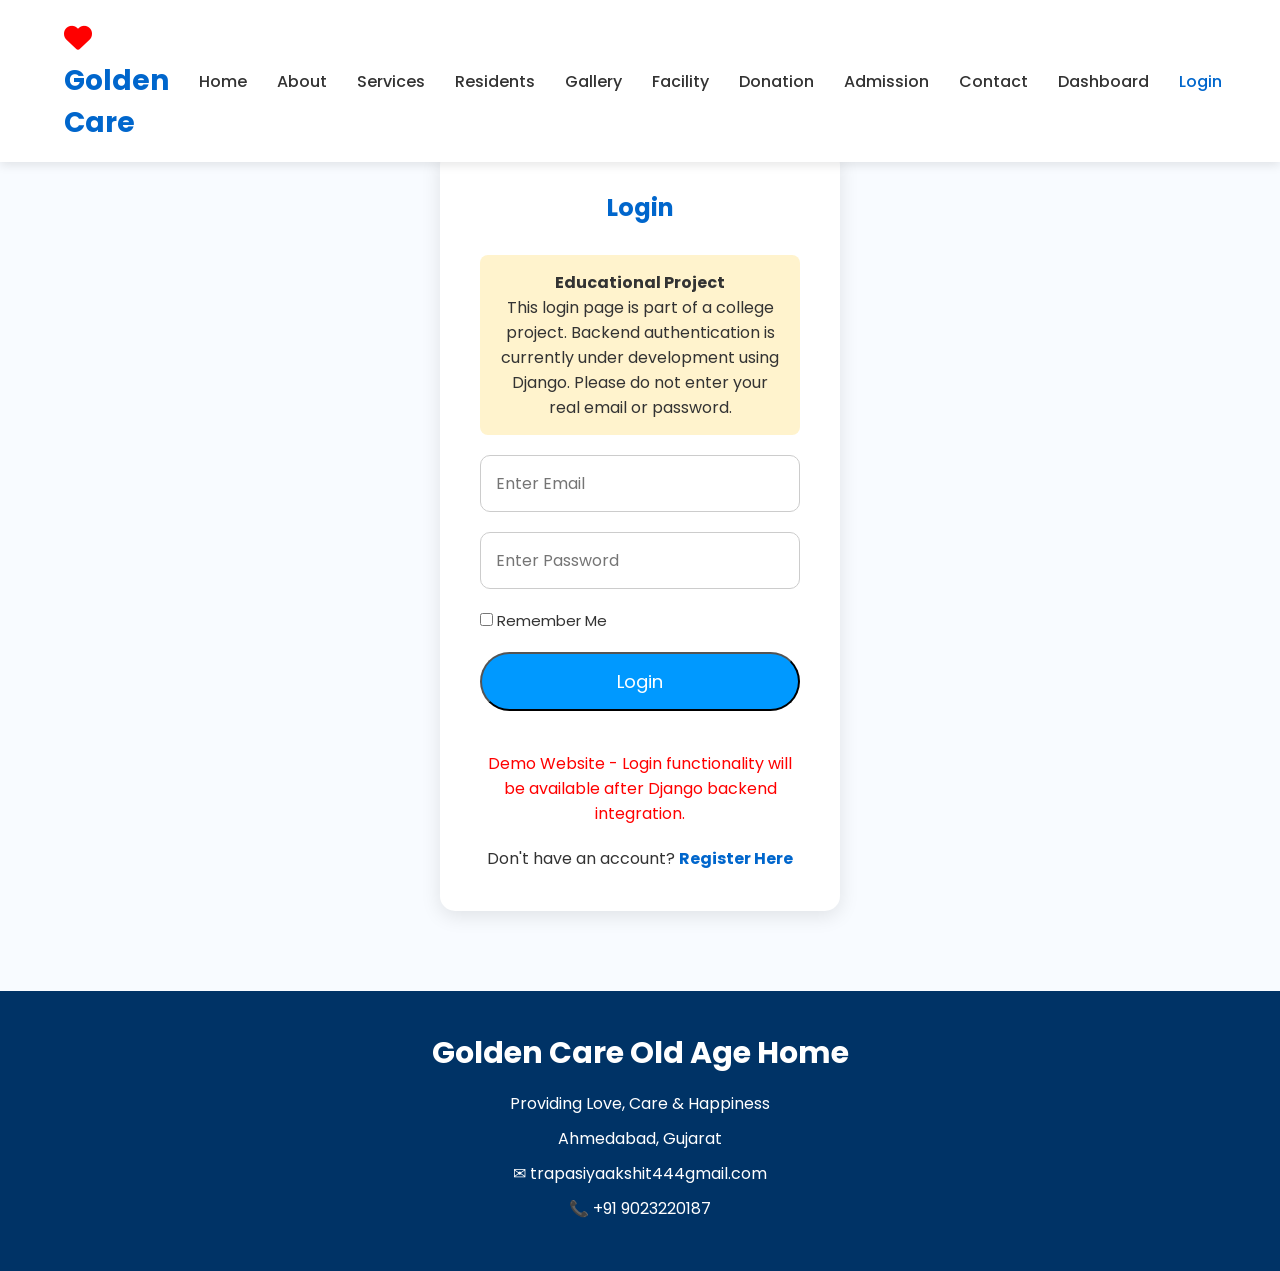
<file: login.html>
<!DOCTYPE html>
<html lang="en">

<head>

<meta charset="UTF-8">
<meta name="viewport" content="width=device-width, initial-scale=1.0">

<title>Login - Golden Care</title>

<link rel="stylesheet" href="style.css">

<link rel="stylesheet"
href="https://cdnjs.cloudflare.com/ajax/libs/font-awesome/6.5.2/css/all.min.css">

</head>

<body>

<header>

<nav class="navbar">

<div class="logo">
<i class="fa-solid fa-heart"></i>
<span>Golden Care</span>
</div>

<ul class="nav-links">

            <li><a href="index.html">Home</a></li>
            <li><a href="about.html">About</a></li>
            <li><a href="services.html">Services</a></li>
            <li><a href="residents.html">Residents</a></li>
            <li><a href="gallery.html">Gallery</a></li>
            <li><a href="facility.html">Facility</a></li>
            <li><a href="donation.html">Donation</a></li>
            <li><a href="admission.html">Admission</a></li>
            <li><a href="contact.html">Contact</a></li>
            <li><a href="dashboard.html">Dashboard</a></li>
            <li><a href="login.html"class="active">Login</a></li>

</ul>

</nav>

</header>

<section class="login-page">

<h1>Login</h1>
            <div style="background:#fff3cd;padding:15px;border-radius:8px;margin-bottom:20px;">
    <b>Educational Project</b><br>
    This login page is part of a college project. Backend authentication is currently under development using Django. Please do not enter your real email or password.
</div>

<form id="loginForm">

<input type="email" id="loginEmail" placeholder="Enter Email" required>

<input type="password" id="loginPassword" placeholder="Enter Password" required>

<label>
<input type="checkbox">
Remember Me
</label>

<button class="btn" type="submit">
Login
</button>

            <p style="color:red; text-align:center;">
Demo Website - Login functionality will be available after Django backend integration.
</p>

</form>

<p>
Don't have an account?
<a href="admission.html">Register Here</a>
</p>

</section>

<footer>

<h3>Golden Care Old Age Home</h3>

<p>Providing Love, Care & Happiness</p>

<p>Ahmedabad, Gujarat</p>
<p>✉ trapasiyaakshit444gmail.com</p>            

<p>📞 +91 9023220187</p>

</footer>
<button id="topBtn" class="top-btn">
    <i class="fa-solid fa-arrow-up"></i>
</button>

<script src="script.js"></script>

</body>
</html>
</file>
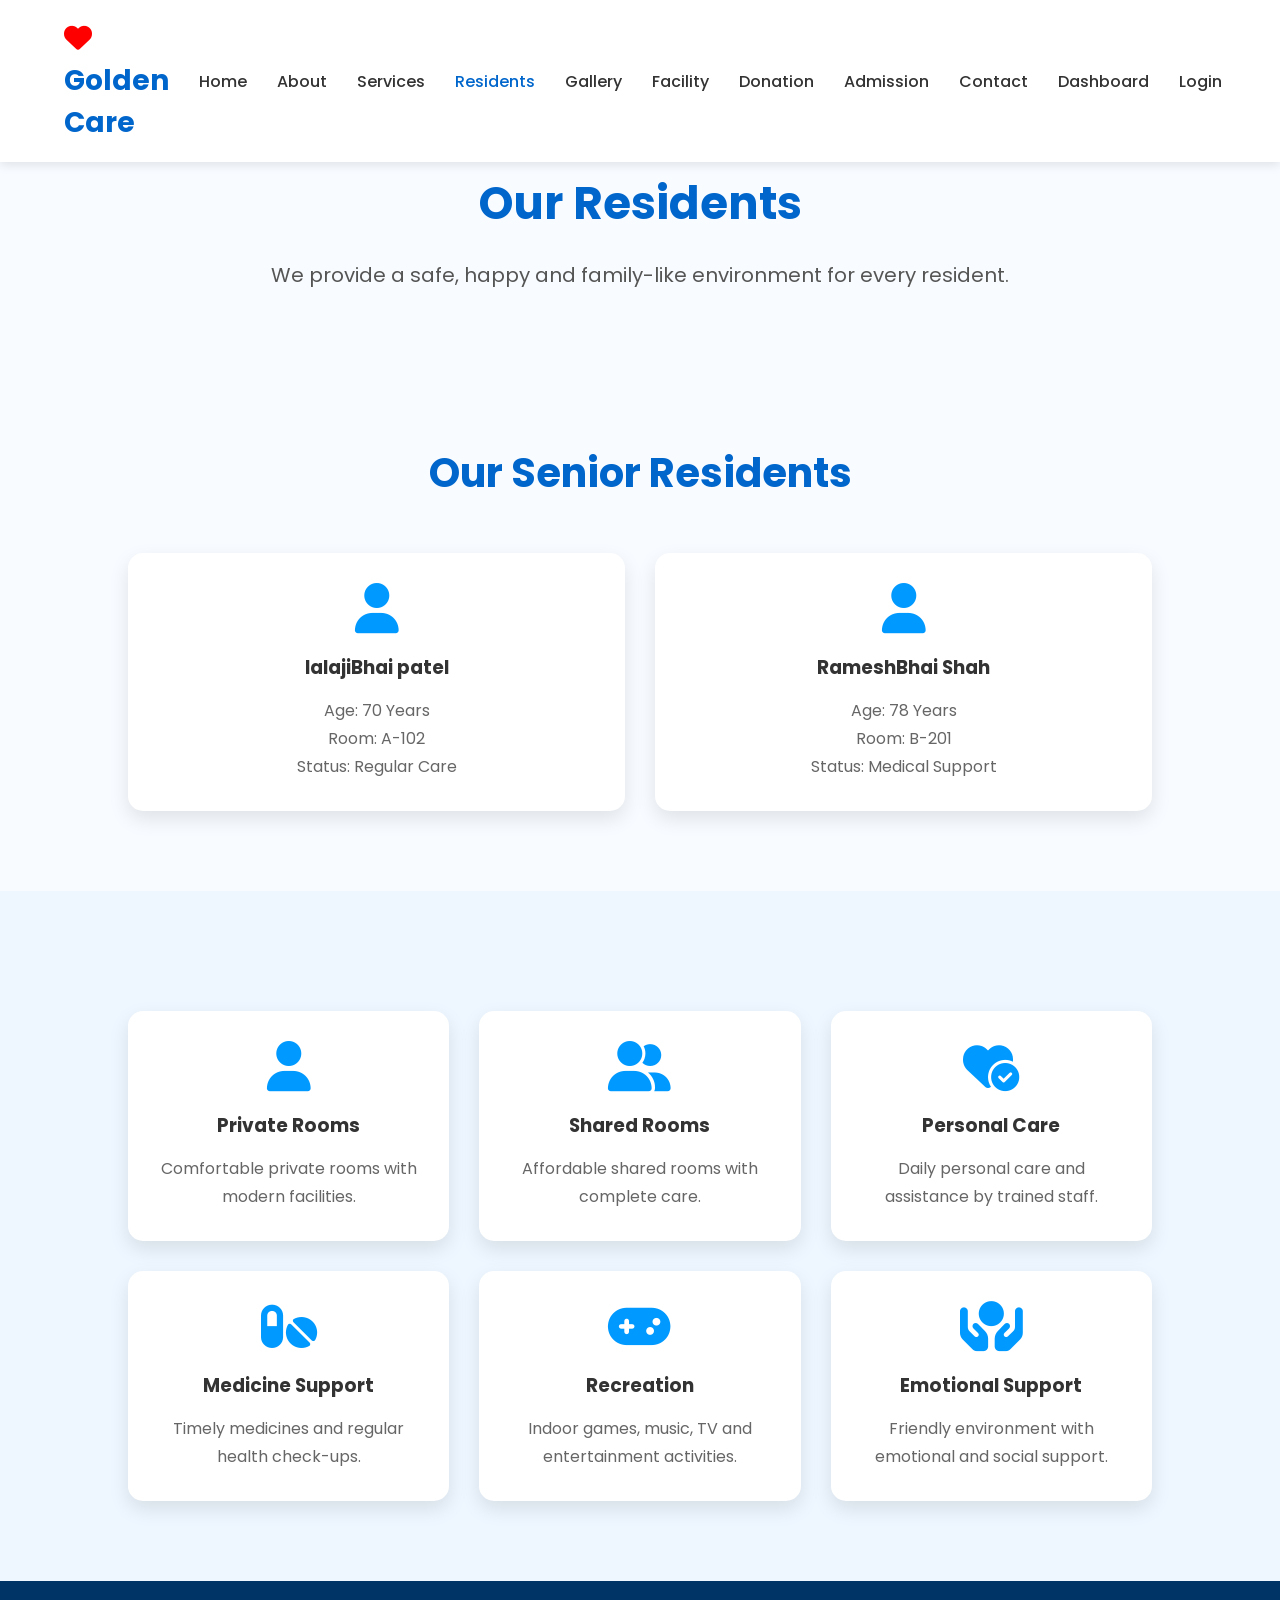
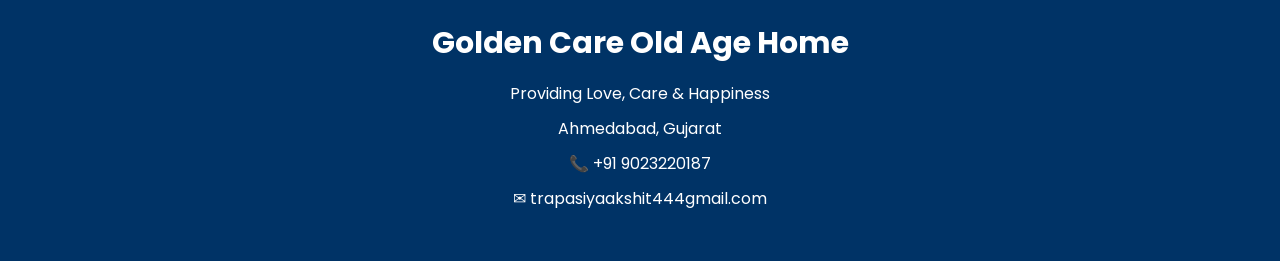
<file: residents.html>
<!DOCTYPE html>
<html lang="en">

<head>

<meta charset="UTF-8">
<meta name="viewport" content="width=device-width, initial-scale=1.0">

<title>Residents - Golden Care</title>

<link rel="stylesheet" href="style.css">

<link rel="stylesheet"
href="https://cdnjs.cloudflare.com/ajax/libs/font-awesome/6.5.2/css/all.min.css">

</head>

<body>

<header>

<nav class="navbar">

<div class="logo">
<i class="fa-solid fa-heart"></i>
Golden Care
</div>

<ul class="nav-links">

            <li><a href="index.html">Home</a></li>
            <li><a href="about.html">About</a></li>
            <li><a href="services.html">Services</a></li>
            <li><a href="residents.html"class="active">Residents</a></li>
            <li><a href="gallery.html">Gallery</a></li>
            <li><a href="facility.html">Facility</a></li>
            <li><a href="donation.html">Donation</a></li>
            <li><a href="admission.html">Admission</a></li>
            <li><a href="contact.html">Contact</a></li>
            <li><a href="dashboard.html">Dashboard</a></li>
            <li><a href="login.html">Login</a></li>

</ul>

</nav>

</header>

<section class="about-page">

<h1>Our Residents</h1>

<p>
We provide a safe, happy and family-like environment for every resident.
</p>

</section>


<!-- ================= RESIDENT DETAILS ================= -->

<section class="residents">

<h2>Our Senior Residents</h2>

<div class="resident-box">

<div class="resident-card">

<i class="fa-solid fa-user"></i>

<h3>lalajiBhai patel</h3>

<p>Age: 70 Years</p>
<p>Room: A-102</p>
<p>Status: Regular Care</p>

</div>


<div class="resident-card">

<i class="fa-solid fa-user"></i>

<h3>RameshBhai Shah</h3>

<p>Age: 78 Years</p>
<p>Room: B-201</p>
<p>Status: Medical Support</p>

</div>
</div>


</section>


<!-- ================= OLD SECTION ================= -->

<section class="services">


<div class="service-box">

<div class="card">

<i class="fa-solid fa-user"></i>

<h3>Private Rooms</h3>

<p>
Comfortable private rooms with modern facilities.
</p>

</div>

<div class="card">

<i class="fa-solid fa-user-group"></i>

<h3>Shared Rooms</h3>

<p>
Affordable shared rooms with complete care.
</p>

</div>

<div class="card">

<i class="fa-solid fa-heart-circle-check"></i>

<h3>Personal Care</h3>

<p>
Daily personal care and assistance by trained staff.
</p>

</div>

<div class="card">

<i class="fa-solid fa-pills"></i>

<h3>Medicine Support</h3>

<p>
Timely medicines and regular health check-ups.
</p>

</div>

<div class="card">

<i class="fa-solid fa-gamepad"></i>

<h3>Recreation</h3>

<p>
Indoor games, music, TV and entertainment activities.
</p>

</div>

<div class="card">

<i class="fa-solid fa-hands-holding-circle"></i>

<h3>Emotional Support</h3>

<p>
Friendly environment with emotional and social support.
</p>

</div>

</div>

</section>

<footer>

<h3>Golden Care Old Age Home</h3>

<p>Providing Love, Care & Happiness</p>

<p>Ahmedabad, Gujarat</p>

<p>📞 +91 9023220187</p>
<p>✉ trapasiyaakshit444gmail.com</p>

</footer>
<button id="topBtn" class="top-btn">
    <i class="fa-solid fa-arrow-up"></i>
</button>

<script src="script.js"></script>

</body>
</html>
</file>
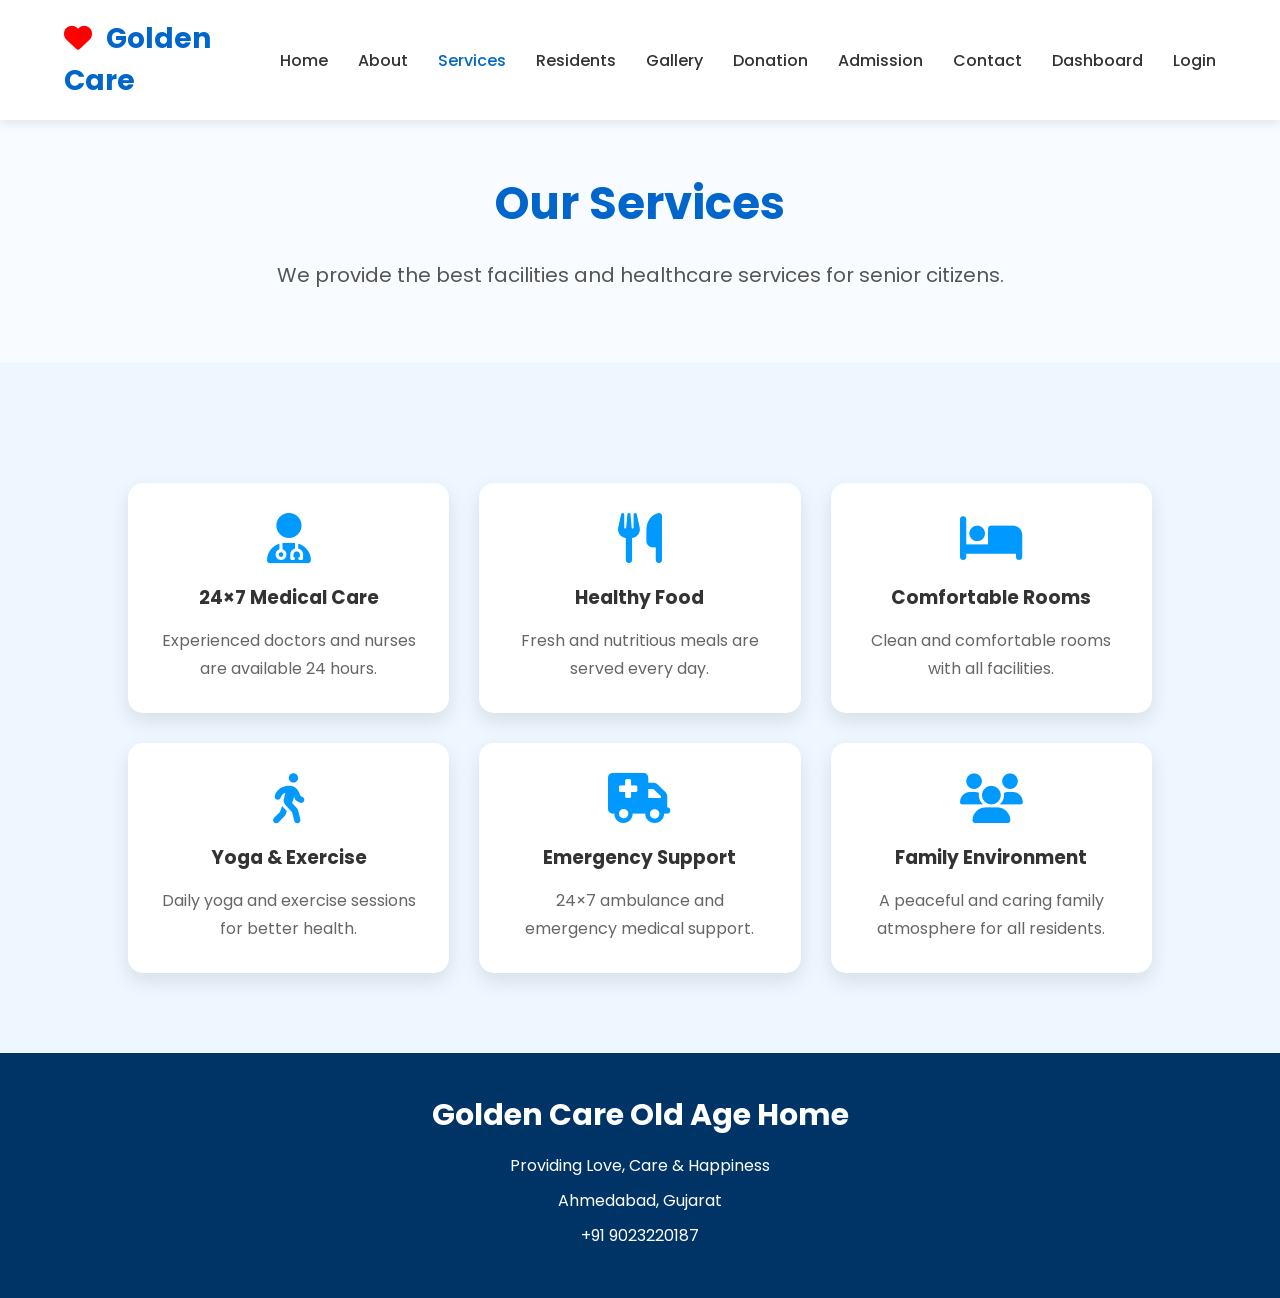
<file: services.html>
<!DOCTYPE html>
<html lang="en">

<head>

<meta charset="UTF-8">
<meta name="viewport" content="width=device-width, initial-scale=1.0">

<title>Services - Golden Care</title>

<link rel="stylesheet" href="style.css">

<link rel="stylesheet"
href="https://cdnjs.cloudflare.com/ajax/libs/font-awesome/6.5.2/css/all.min.css">

</head>

<body>

<header>

<nav class="navbar">

<div class="logo">
<i class="fa-solid fa-heart"></i>
Golden Care
</div>

<ul class="nav-links">

            <li><a href="index.html">Home</a></li>
            <li><a href="about.html" >About</a></li>
            <li><a href="services.html"class="active">Services</a></li>
            <li><a href="residents.html">Residents</a></li>
            <li><a href="gallery.html">Gallery</a></li>
            <li><a href="donation.html">Donation</a></li>
            <li><a href="admission.html">Admission</a></li>
            <li><a href="contact.html">Contact</a></li>
            <li><a href="dashboard.html">Dashboard</a></li>
            <li><a href="login.html">Login</a></li>

</ul>

</nav>

</header>

<section class="about-page">

<h1>Our Services</h1>

<p>
We provide the best facilities and healthcare services for senior citizens.
</p>

</section>

<section class="services">

<div class="service-box">

<div class="card">

<i class="fa-solid fa-user-doctor"></i>

<h3>24×7 Medical Care</h3>

<p>
Experienced doctors and nurses are available 24 hours.
</p>

</div>

<div class="card">

<i class="fa-solid fa-utensils"></i>

<h3>Healthy Food</h3>

<p>
Fresh and nutritious meals are served every day.
</p>

</div>

<div class="card">

<i class="fa-solid fa-bed"></i>

<h3>Comfortable Rooms</h3>

<p>
Clean and comfortable rooms with all facilities.
</p>

</div>

<div class="card">

<i class="fa-solid fa-person-walking"></i>

<h3>Yoga & Exercise</h3>

<p>
Daily yoga and exercise sessions for better health.
</p>

</div>

<div class="card">

<i class="fa-solid fa-ambulance"></i>

<h3>Emergency Support</h3>

<p>
24×7 ambulance and emergency medical support.
</p>

</div>

<div class="card">

<i class="fa-solid fa-users"></i>

<h3>Family Environment</h3>

<p>
A peaceful and caring family atmosphere for all residents.
</p>

</div>

</div>

</section>

<footer>

<h3>Golden Care Old Age Home</h3>

<p>Providing Love, Care & Happiness</p>

<p>Ahmedabad, Gujarat</p>

<p>+91 9023220187</p>

</footer>

<button id="topBtn" class="top-btn">
    <i class="fa-solid fa-arrow-up"></i>
</button>

<script src="script.js"></script>

</body>
</html>
</file>
<file: style.css>
/* ===========================
   Google Font
=========================== */
@import url('https://fonts.googleapis.com/css2?family=Poppins:wght@300;400;500;600;700&display=swap');

*{
    margin:0;
    padding:0;
    box-sizing:border-box;
    font-family:'Poppins',sans-serif;
    scroll-behavior:smooth;
}

body{
    background:#f8fbff;
    color:#333;
}

/* ===========================
        Navbar
=========================== */

header{
    position:fixed;
    top:0;
    left:0;
    width:100%;
    background:#ffffff;
    box-shadow:0 3px 10px rgba(0,0,0,.1);
    z-index:1000;
}

.navbar{
    width:90%;
    margin:auto;
    display:flex;
    justify-content:space-between;
    align-items:center;
    padding:18px 0;
}

.logo{
    font-size:28px;
    font-weight:bold;
    color:#0066cc;
}

.logo i{
    color:red;
    margin-right:8px;
}

.nav-links{
    display:flex;
    list-style:none;
}

.nav-links li{
    margin-left:30px;
}

.nav-links a{
    text-decoration:none;
    color:#333;
    font-weight:500;
    transition:.3s;
}

.nav-links a:hover,
.nav-links .active{
    color:#0066cc;
}

/* ===========================
        Hero Section
=========================== */

.hero{
    height:100vh;
    background:linear-gradient(rgba(0,0,0,.45),
    rgba(0,0,0,.45)),
    url("images.jpg");
    background-size:cover;
    background-position:center;
    background-repeat:no-repeat;
    display:flex;
    align-items:center;
    padding-left:80px;
}
.hero-content{
    color:white;
}

.hero h1{
    font-size:55px;
    margin-bottom:20px;
}

.hero p{
    font-size:20px;
    line-height:35px;
    margin-bottom:35px;
    max-width:650px;
}

/* ===========================
      Buttons
=========================== */

.btn,
.btn2{

display:inline-block;
padding:14px 35px;
text-decoration:none;
border-radius:40px;
font-size:18px;
transition:.4s;
margin-right:15px;

}

.btn{

background:#0099ff;
color:white;

}

.btn:hover{

background:#0066cc;

}

.btn2{

background:#00b894;
color:white;

}

.btn2:hover{

background:#008f6b;

}

/* ===========================
        About
=========================== */

.about{

padding:90px 10%;
text-align:center;

}

.about h2{

font-size:40px;
color:#0066cc;
margin-bottom:20px;

}

.about p{

font-size:18px;
line-height:35px;
max-width:900px;
margin:auto;

}




.about-page{
    margin-top:100px;
    text-align:center;
    padding:70px 10%;
}

.about-page h1{
    font-size:45px;
    color:#0066cc;
    margin-bottom:20px;
}

.about-page p{
    font-size:20px;
    color:#555;
    line-height:35px;
    max-width:900px;
    margin:auto;
}



/* ===========================
        Services
=========================== */

.services{
    padding:80px 10%;
    background:#eef7ff;
    text-align:center;
}

.services h2{
    font-size:40px;
    color:#0066cc;
    margin-bottom:50px;
}

.service-box{
    display:grid;
    grid-template-columns:repeat(auto-fit,minmax(280px,1fr));
    gap:30px;
    margin-top:40px;
}

.card{
    background:#fff;
    padding:30px;
    border-radius:15px;
    box-shadow:0 8px 20px rgba(0,0,0,.1);
    transition:.4s;
}

.card:hover{
    transform:translateY(-10px);
    box-shadow:0 15px 30px rgba(0,0,0,.2);
}

.card i{
    font-size:50px;
    color:#0099ff;
    margin-bottom:20px;
}

.card h3{
    margin-bottom:15px;
    color:#333;
}

.card p{
    color:#666;
    line-height:28px;
}

/* ===========================
        Facility
=========================== */

.facility{
    padding:80px 10%;
    text-align:center;
}

.facility h2{
    font-size:40px;
    color:#0066cc;
    margin-bottom:40px;
}

.facility ul{
    list-style:none;
    max-width:700px;
    margin:auto;
}

.facility ul li{
    background:#fff;
    margin:15px 0;
    padding:18px;
    border-left:6px solid #00b894;
    border-radius:10px;
    box-shadow:0 5px 10px rgba(0,0,0,.1);
    font-size:18px;
    text-align:left;
}

/* ===========================
        Footer
=========================== */

footer{
    background:#003366;
    color:white;
    text-align:center;
    padding:40px 20px;
}

footer h3{
    font-size:30px;
    margin-bottom:15px;
}

footer p{
    margin:10px 0;
}


/* ===========================
     Admission Form
=========================== */

.admission-form{
    width:60%;
    margin:50px auto;
}

.admission-form form{
    display:flex;
    flex-direction:column;
    gap:20px;
}

.admission-form input,
.admission-form select,
.admission-form textarea{

padding:15px;
font-size:17px;
border:1px solid #ccc;
border-radius:10px;
outline:none;

}

.admission-form input:focus,
.admission-form select:focus,
.admission-form textarea:focus{

border:2px solid #0099ff;

}

.admission-form button{

width:250px;
margin:auto;

}



/* ===========================
        Login Page
=========================== */

.login-page{

width:400px;
margin:150px auto 80px;
padding:40px;
background:#fff;
box-shadow:0 5px 20px rgba(0,0,0,.1);
border-radius:15px;
text-align:center;

}

.login-page h1{

margin-bottom:30px;
color:#0066cc;

}

.login-page form{

display:flex;
flex-direction:column;
gap:20px;

}

.login-page input{

padding:15px;
border:1px solid #ccc;
border-radius:10px;
font-size:16px;

}

.login-page label{

text-align:left;
font-size:15px;

}

.login-page button{

width:100%;

}

.login-page p{

margin-top:20px;

}

.login-page a{

text-decoration:none;
color:#0066cc;
font-weight:bold;

}

.login-page a:hover{

text-decoration:underline;

}



/* ===========================
      Residents Section
=========================== */

.residents{

    padding:80px 10%;
    text-align:center;

}


.residents h2{

    font-size:40px;
    color:#0066cc;
    margin-bottom:50px;

}


.resident-box{

    display:grid;
    grid-template-columns:repeat(auto-fit,minmax(250px,1fr));
    gap:30px;

}


.resident-card{

    background:white;
    padding:30px;
    border-radius:15px;
    box-shadow:0 8px 20px rgba(0,0,0,.1);
    transition:.4s;

}


.resident-card:hover{

    transform:translateY(-10px);
    box-shadow:0 15px 30px rgba(0,0,0,.2);

}


.resident-card i{

    font-size:50px;
    color:#0099ff;
    margin-bottom:20px;

}


.resident-card h3{

    margin-bottom:15px;
    color:#333;

}


.resident-card p{

    color:#666;
    line-height:28px;

}


/* ===========================
        Gallery Section
=========================== */

.gallery{

    padding:80px 10%;
    text-align:center;
    background:#eef7ff;

}


.gallery h2{

    font-size:40px;
    color:#0066cc;
    margin-bottom:50px;

}


.gallery-box{

    display:grid;
    grid-template-columns:repeat(auto-fit,minmax(250px,1fr));
    gap:30px;

}


.gallery-card{

    background:white;
    border-radius:15px;
    overflow:hidden;
    box-shadow:0 8px 20px rgba(0,0,0,.1);
    transition:.4s;

}


.gallery-card:hover{

    transform:translateY(-10px);
    box-shadow:0 15px 30px rgba(0,0,0,.2);

}


.gallery-card img{

    width:100%;
    height:220px;
    object-fit:cover;

}


.gallery-card h3{

    padding:20px;
    color:#333;

}


.gallery-card h3{

    padding:20px;
    color:#333;

}


/* ===========================
      Page Load Effect
=========================== */

body{
    animation: pageFade 1s ease-in-out;
}


@keyframes pageFade{

    from{
        opacity:0.5;
    }

    to{
        opacity:1;
    }

}


/* ===========================
      Back To Top Button
=========================== */

.top-btn{

    position:fixed;
    bottom:30px;
    right:30px;
    width:50px;
    height:50px;
    border:none;
    border-radius:50%;
    background:#0099ff;
    color:white;
    font-size:20px;
    cursor:pointer;
    display:block;
    box-shadow:0 5px 15px rgba(0,0,0,.2);
    transition:.3s;

}

.top-btn:hover{

    background:#0066cc;
    transform:scale(1.1);

}

/* ===========================
      Dashboard Section
=========================== */

.dashboard{

    padding:80px 10%;
    background:#eef7ff;

}

.dashboard-box{

    display:grid;
    grid-template-columns:repeat(auto-fit,minmax(250px,1fr));
    gap:30px;

}

.dashboard-card{

    background:white;
    padding:35px;
    border-radius:15px;
    text-align:center;
    box-shadow:0 8px 20px rgba(0,0,0,.1);
    transition:.4s;

}

.dashboard-card:hover{

    transform:translateY(-10px);
    box-shadow:0 15px 30px rgba(0,0,0,.2);

}

.dashboard-card i{

    font-size:50px;
    color:#0099ff;
    margin-bottom:20px;

}

.dashboard-card h2{

    font-size:35px;
    color:#0066cc;
    margin-bottom:10px;

}

.dashboard-card p{

    color:#555;
    font-size:18px;

}


/* ===========================
      Responsive Design
=========================== */

@media(max-width:768px){

    .navbar{
        width:90%;
        flex-direction:column;
        gap:20px;
    }

    .nav-links{
        flex-direction:column;
        align-items:center;
        gap:15px;
    }

    .nav-links li{
        margin-left:0;
    }


    /* Hero */

    .hero{
        padding-left:20px;
        text-align:center;
        justify-content:center;
    }

    .hero h1{
        font-size:35px;
    }

    .hero p{
        font-size:16px;
        line-height:28px;
    }


    /* Buttons */

    .btn,
    .btn2{
        display:block;
        margin:15px auto;
        width:200px;
    }


    /* About */

    .about h2,
    .services h2,
    .facility h2,
    .residents h2,
    .gallery h2{
        font-size:30px;
    }


    /* Cards */

    .service-box,
    .resident-box,
    .gallery-box,
    .dashboard-box{
        grid-template-columns:1fr;
    }


    /* Forms */

    .admission-form{
        width:90%;
    }


    .login-page{
        width:90%;
    }


    /* Dashboard */

    .dashboard{
        padding:120px 5% 60px;
    }

    .dashboard-card{
        padding:25px;
    }


    /* Gallery */

    .gallery-card img{
        height:180px;
    }

}


/* Tablet View */

@media(min-width:769px) and (max-width:1024px){

    .dashboard-box,
    .service-box,
    .resident-box,
    .gallery-box{
        grid-template-columns:repeat(2,1fr);
    }

}


@media(max-width:768px){

.hero{
    height:100vh;
    background-position:center;
    background-size:cover;
    padding:20px;
}

.hero-content{
    text-align:center;
}

.hero h1{
    font-size:32px;
}

.hero p{
    font-size:16px;
}

}

@media(max-width:768px){

.hero{
    height:100vh;
    padding:0 20px;
    background-position:center center;
}

.hero-content{
    width:100%;
    text-align:center;
    margin-top:50px;
}

.hero h1{
    font-size:35px;
}

.hero p{
    font-size:17px;
    line-height:28px;
}

/* Background ko thoda visible karne ke liye */
.hero{
    background-image:
    linear-gradient(rgba(0,0,0,.25),
    rgba(0,0,0,.25)),
    url("images.jpg");
}

}

@media(max-width:768px){

header{
    position:relative;
}

.navbar{
    flex-direction:column;
    padding:15px 0;
}

.nav-links{
    display:flex;
    flex-direction:row;
    flex-wrap:wrap;
    justify-content:center;
    gap:15px;
}

.nav-links li{
    margin:0;
}

.logo{
    font-size:24px;
}

.hero{
    height:100vh;
}

}

.note{
    color: rgb(157, 5, 5);
}
</file>
